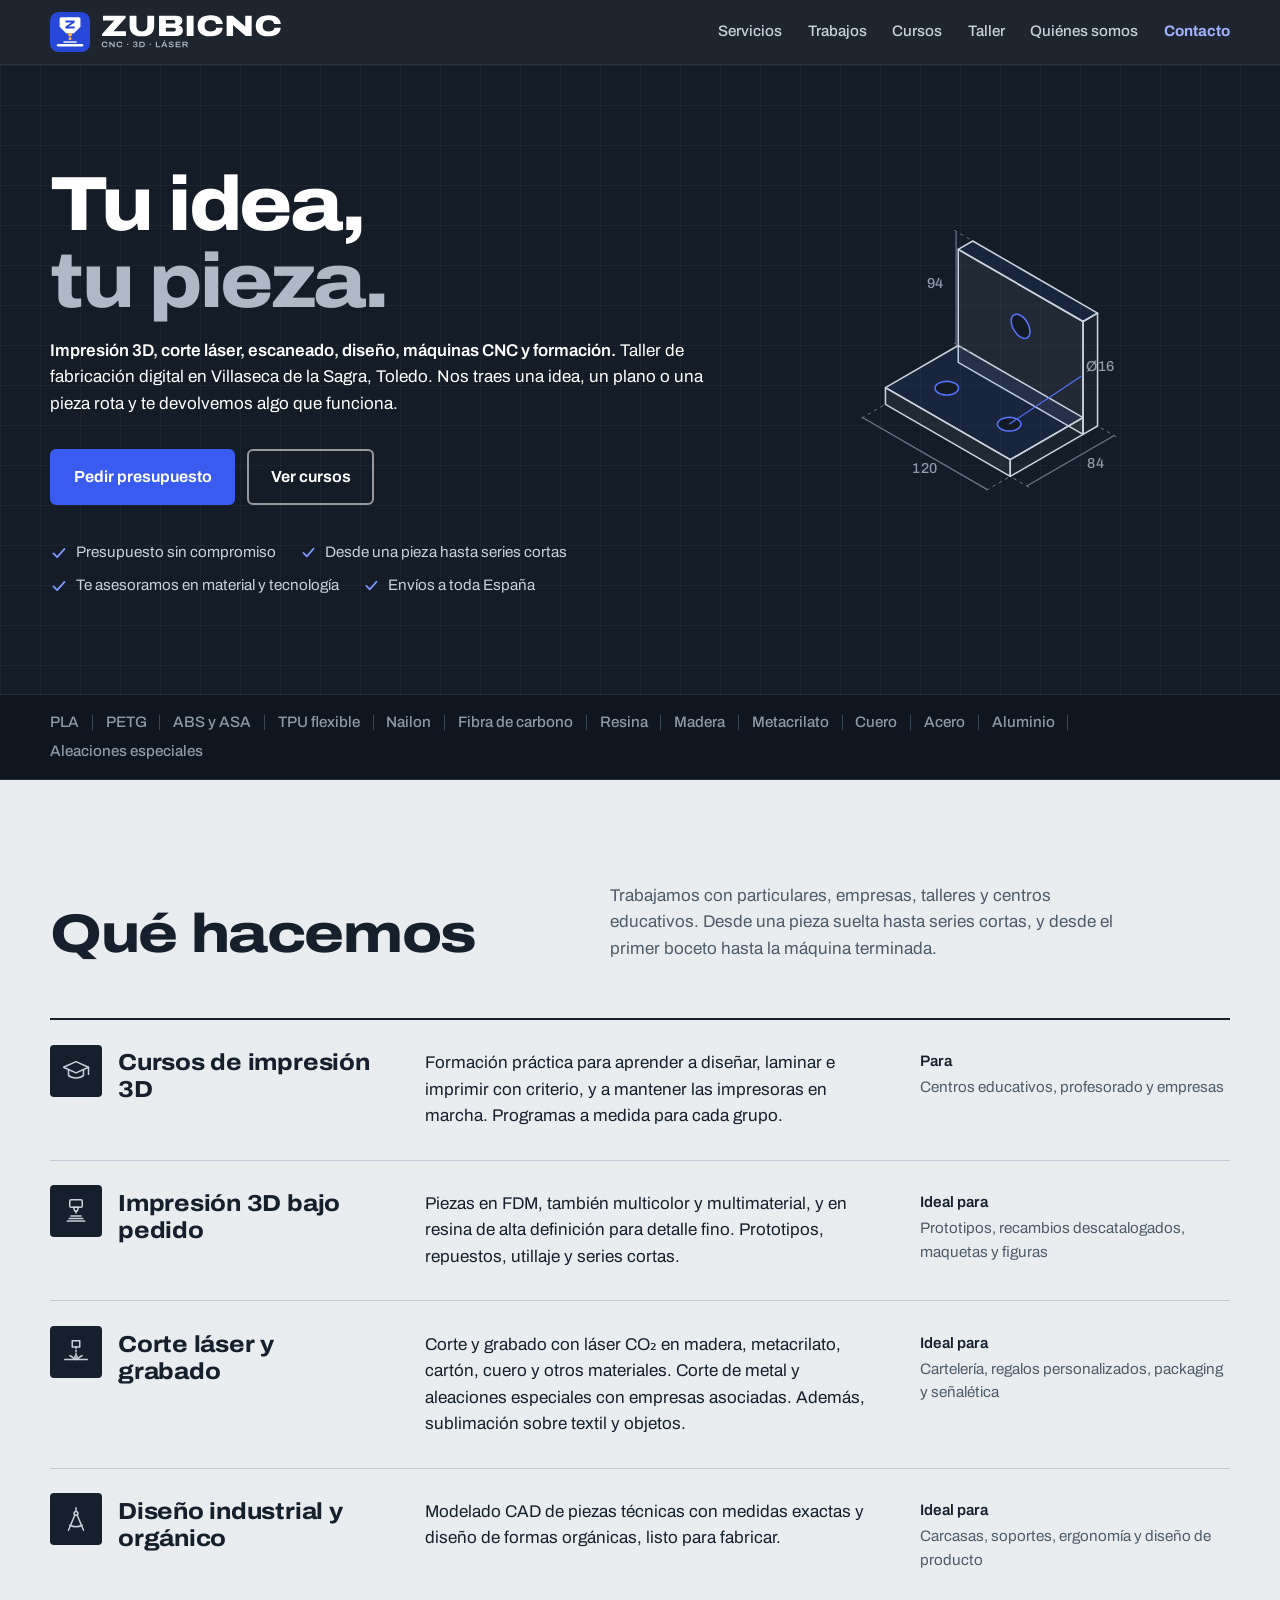
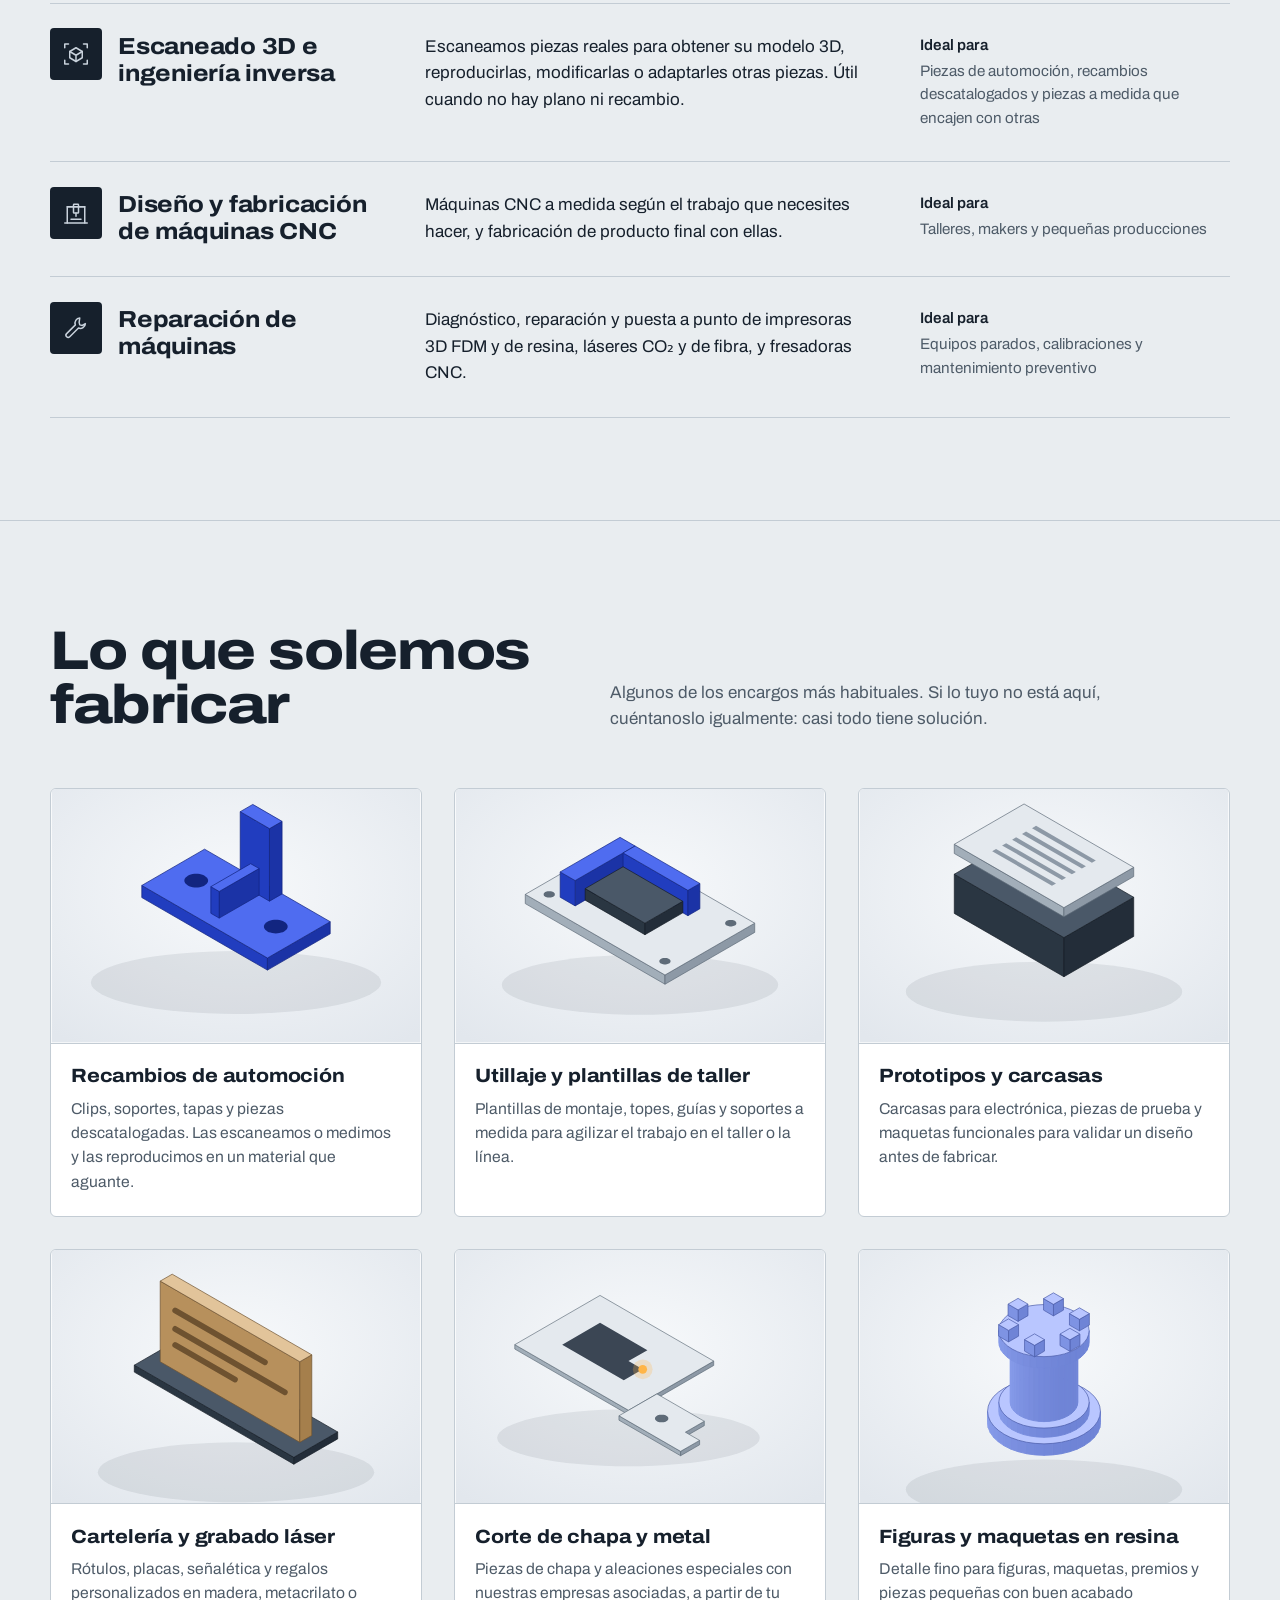
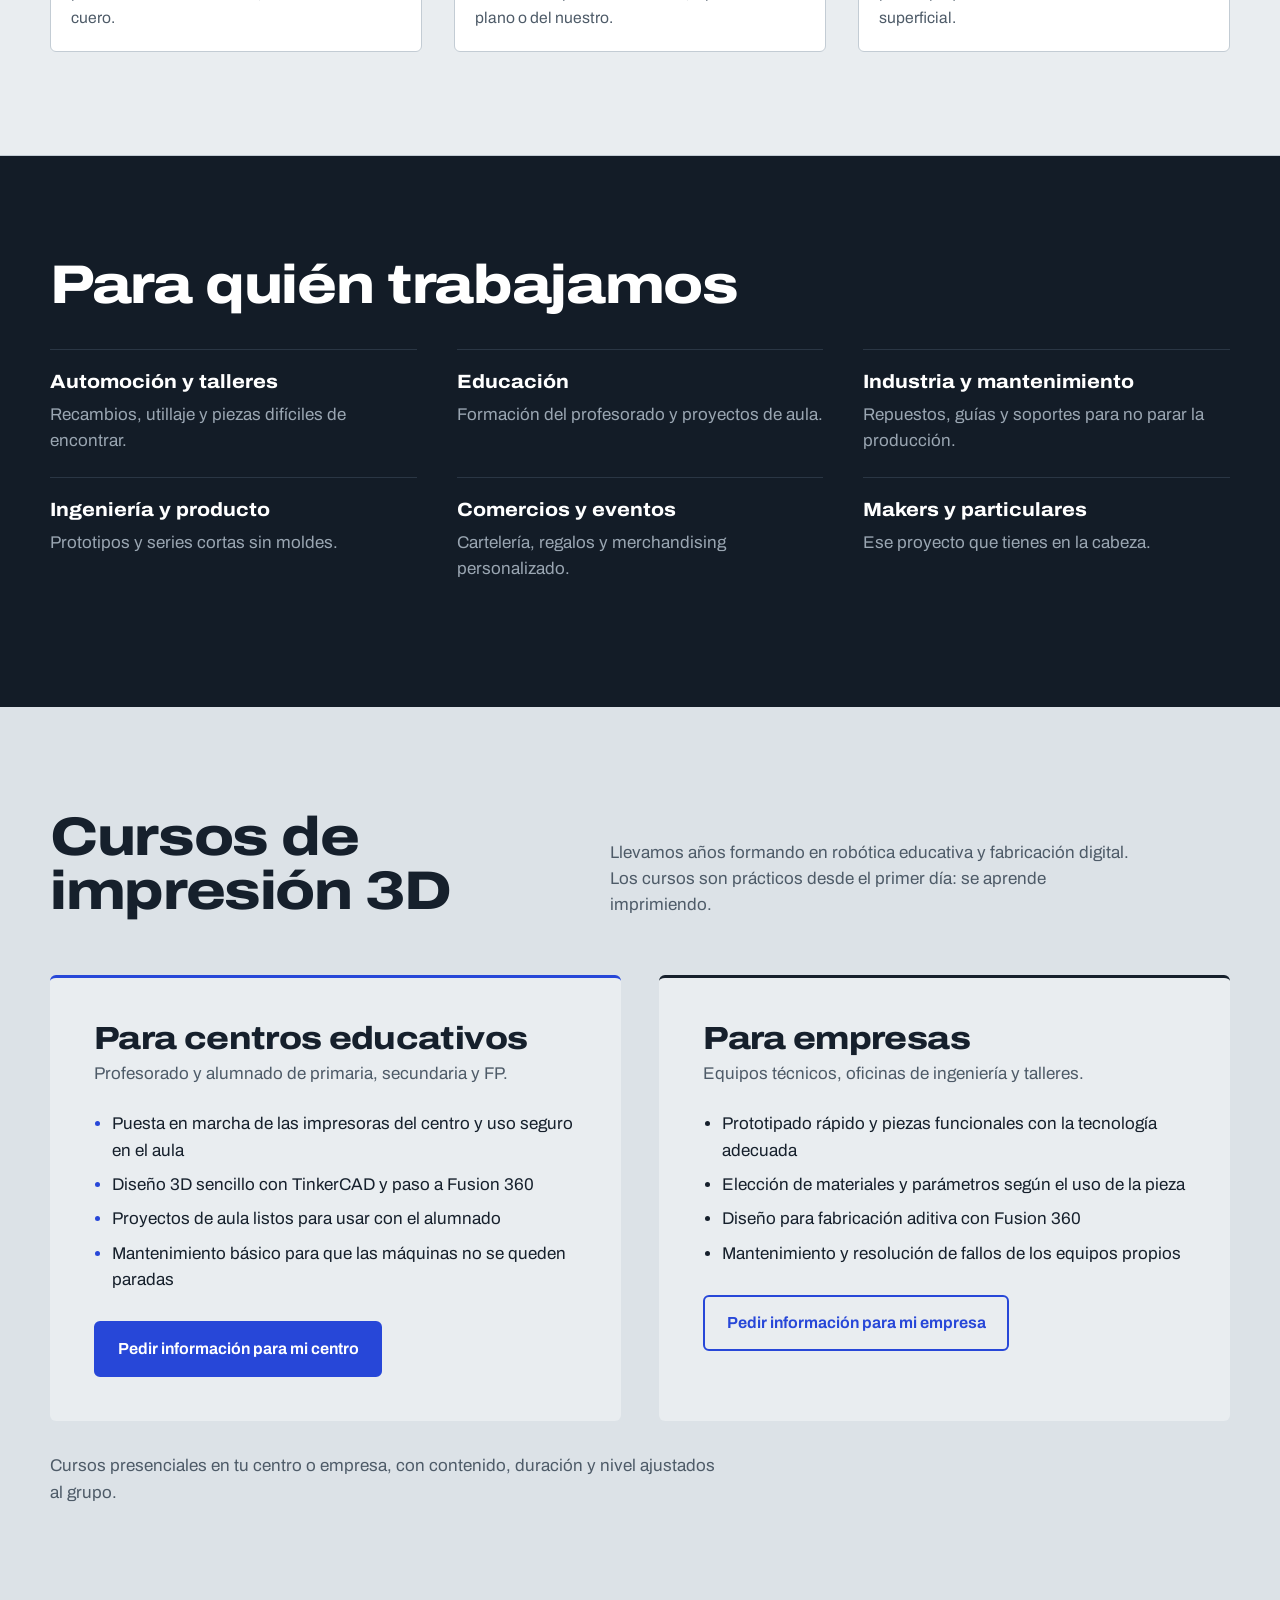
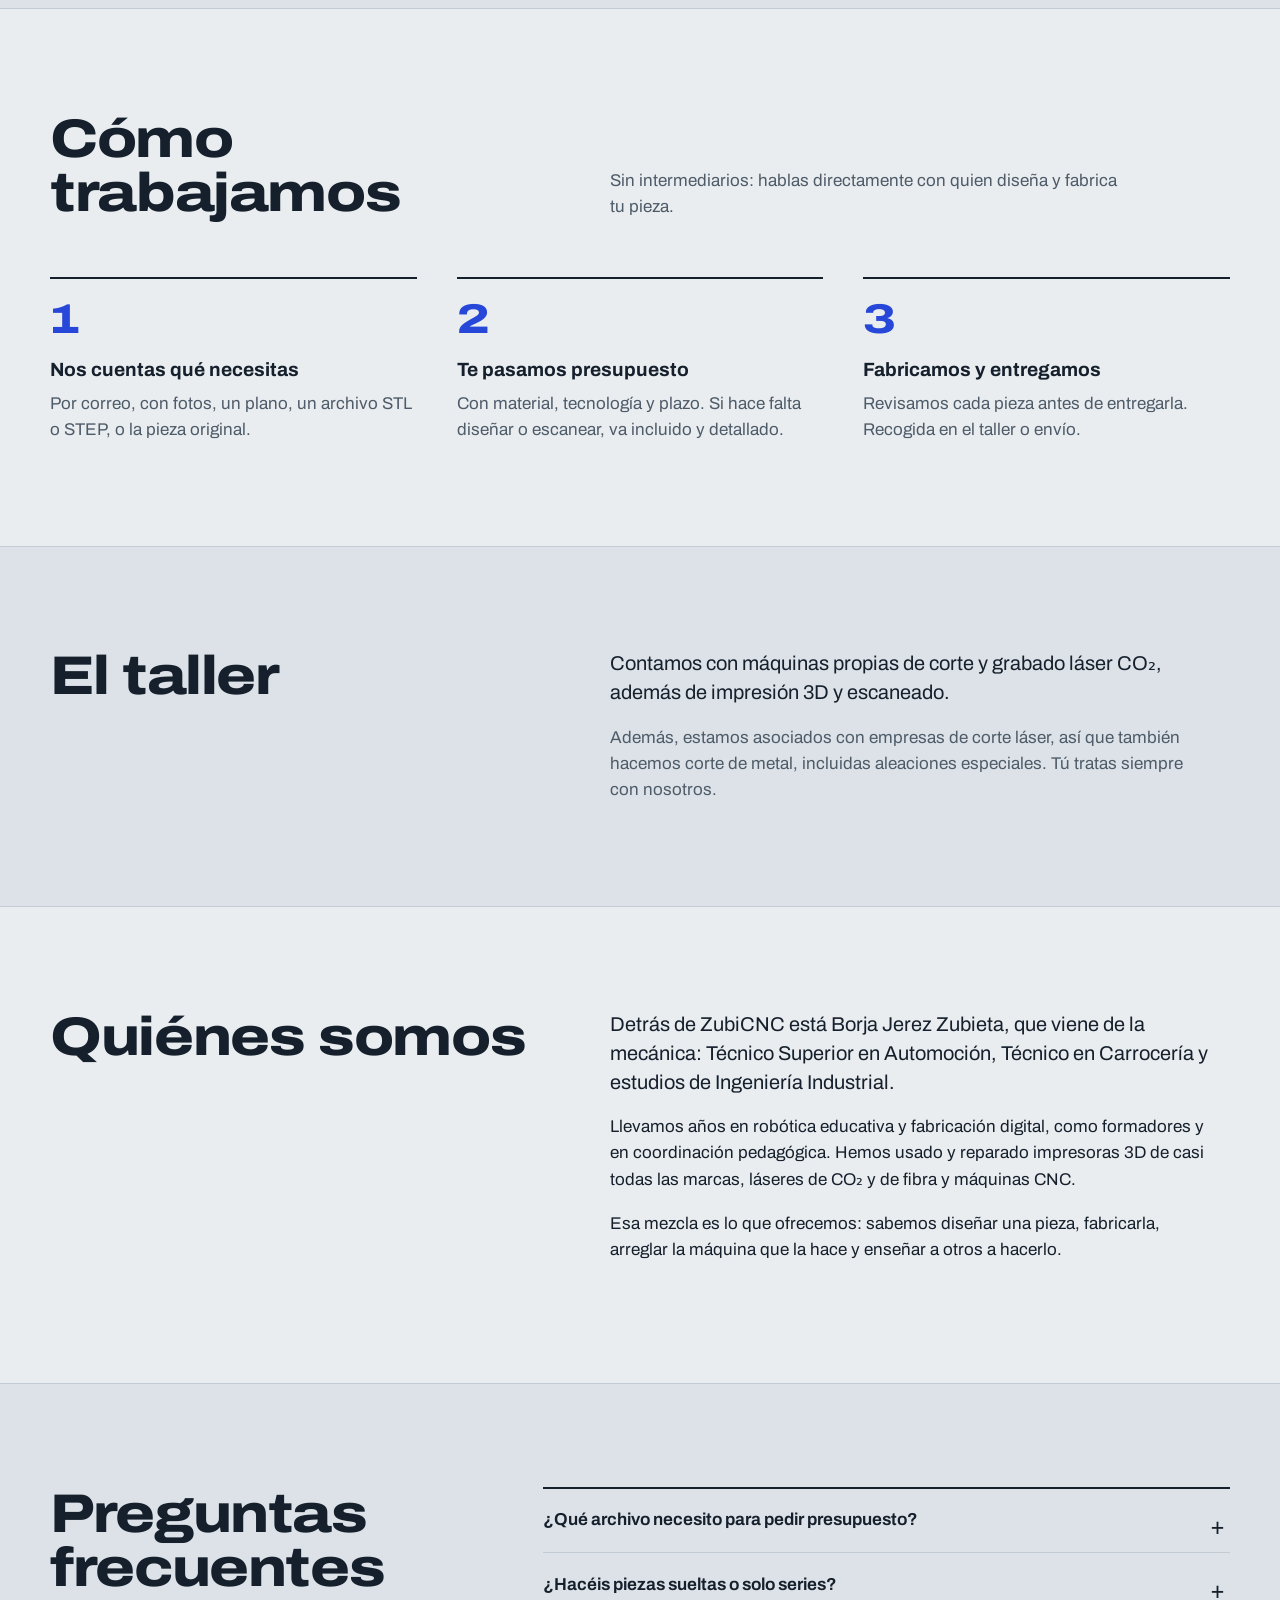
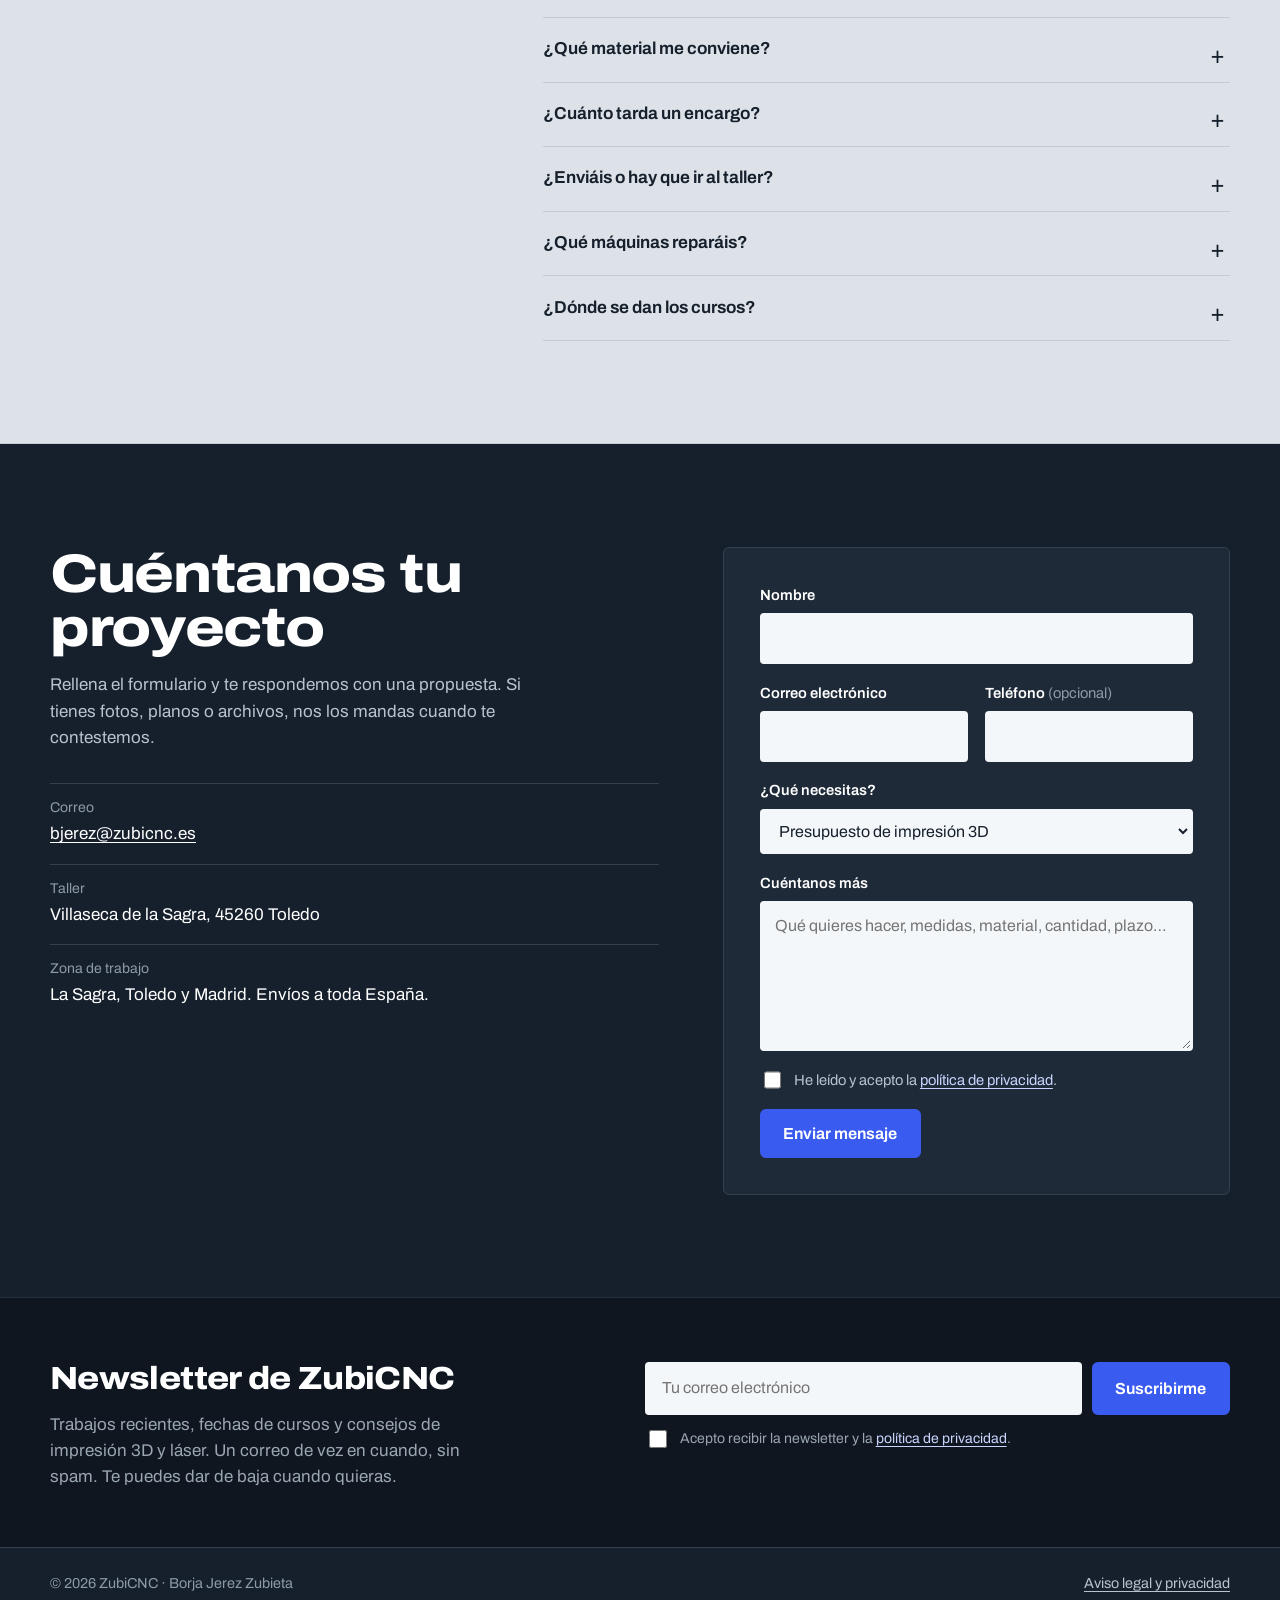
<file: index.html>
<!DOCTYPE html>
<html lang="es">
<head>
  <meta charset="utf-8">
  <meta name="viewport" content="width=device-width, initial-scale=1">
  <title>ZubiCNC · Impresión 3D, corte láser, diseño y cursos en Toledo</title>
  <meta name="description" content="Taller de fabricación digital en Villaseca de la Sagra (Toledo). Cursos de impresión 3D para centros educativos y empresas, impresión 3D y corte láser bajo pedido, escaneado 3D e ingeniería inversa, diseño industrial y orgánico, máquinas CNC a medida y reparación.">
  <link rel="canonical" href="https://zubicnc.es/">
  <link rel="icon" href="img/favicon-32.png" sizes="32x32" type="image/png">
  <link rel="icon" href="img/favicon-64.png" sizes="64x64" type="image/png">
  <link rel="apple-touch-icon" href="img/apple-touch-icon.png">
  <link rel="preload" href="fonts/archivo.woff2" as="font" type="font/woff2" crossorigin>
  <meta property="og:type" content="website">
  <meta property="og:title" content="ZubiCNC · Tu idea, tu pieza">
  <meta property="og:description" content="Impresión 3D, corte láser, diseño, máquinas CNC, reparación y cursos. Villaseca de la Sagra, Toledo.">
  <meta property="og:url" content="https://zubicnc.es/">
  <meta property="og:locale" content="es_ES">
  <meta name="theme-color" content="#16202C">
  <link rel="stylesheet" href="style.css">
  <script type="application/ld+json">
  {
    "@context": "https://schema.org",
    "@type": "LocalBusiness",
    "name": "ZubiCNC",
    "url": "https://zubicnc.es/",
    "email": "bjerez@zubicnc.es",
    "founder": "Borja Jerez Zubieta",
    "address": {
      "@type": "PostalAddress",
      "addressLocality": "Villaseca de la Sagra",
      "postalCode": "45260",
      "addressRegion": "Toledo",
      "addressCountry": "ES"
    },
    "description": "Impresión 3D, corte láser, diseño industrial y orgánico, máquinas CNC, reparación de equipos y cursos de impresión 3D."
  }
  </script>
</head>
<body>

<header class="cabecera">
  <div class="envoltura">
    <a class="marca" href="#inicio" aria-label="Inicio">
      <img src="img/zubicnc-logo-oscuro.svg" width="231" height="40" alt="ZubiCNC">
    </a>
    <nav class="nav" aria-label="Principal">
      <a href="#servicios">Servicios</a>
      <a href="#trabajos">Trabajos</a>
      <a href="#cursos">Cursos</a>
      <a href="#taller">Taller</a>
      <a href="#equipo">Quiénes somos</a>
      <a class="nav-contacto" href="#contacto">Contacto</a>
    </nav>
  </div>
</header>

<main id="inicio">

  <section class="portada">
    <div class="envoltura portada-rejilla">
      <div class="portada-texto">
        <h1 class="titular">
          <span class="capa">Tu idea,</span>
          <span class="capa">tu pieza.</span>
        </h1>
        <p class="entradilla">
          <strong>Impresión 3D, corte láser, escaneado, diseño, máquinas CNC y formación.</strong>
          Taller de fabricación digital en Villaseca de la Sagra, Toledo. Nos traes una idea, un plano o una pieza rota y te devolvemos algo que funciona.
        </p>
        <div class="acciones">
          <a class="boton boton-lleno" href="#contacto">Pedir presupuesto</a>
          <a class="boton boton-claro" href="#cursos">Ver cursos</a>
        </div>
        <ul class="ventajas">
          <li>Presupuesto sin compromiso</li>
          <li>Desde una pieza hasta series cortas</li>
          <li>Te asesoramos en material y tecnología</li>
          <li>Envíos a toda España</li>
        </ul>
      </div>
      <div class="portada-plano"><svg class="plano" viewBox="-163 -124 377 296" role="img" aria-label="Dibujo técnico de un soporte en escuadra con sus cotas">
<style>.c1{fill:rgba(85,116,255,.10);stroke:#C9D2DC;stroke-width:1.3;stroke-linejoin:round}.c2{fill:rgba(255,255,255,.03);stroke:#C9D2DC;stroke-width:1.3;stroke-linejoin:round}.c3{fill:rgba(255,255,255,.06);stroke:#C9D2DC;stroke-width:1.3;stroke-linejoin:round}.h{fill:#121A24;stroke:#5574FF;stroke-width:1.3}.d{stroke:#6B7A8C;stroke-width:1}.e{stroke:#6B7A8C;stroke-width:.8;stroke-dasharray:3 3}.a{stroke:#5574FF;stroke-width:1}text{fill:#8E9AA7;font:500 12px Archivo,system-ui,sans-serif;letter-spacing:.04em}</style>
<polygon points="0.0,-94.0 103.9,-34.0 91.8,-27.0 -12.1,-87.0" class="c1"/><polygon points="103.9,60.0 91.8,67.0 91.8,-27.0 103.9,-34.0" class="c2"/><polygon points="-12.1,7.0 91.8,67.0 91.8,-27.0 -12.1,-87.0" class="c3"/><polygon points="-12.1,-7.0 91.8,53.0 31.2,88.0 -72.7,28.0" class="c1"/><polygon points="91.8,67.0 31.2,102.0 31.2,88.0 91.8,53.0" class="c2"/><polygon points="-72.7,42.0 31.2,102.0 31.2,88.0 -72.7,28.0" class="c3"/><polygon points="-14.7,32.5 -15.9,33.1 -17.2,33.5 -18.6,33.9 -20.1,34.1 -21.7,34.2 -23.2,34.1 -24.7,33.9 -26.1,33.5 -27.4,33.1 -28.6,32.5 -29.6,31.8 -30.4,31.1 -31.0,30.2 -31.3,29.4 -31.4,28.5 -31.3,27.6 -31.0,26.8 -30.4,25.9 -29.6,25.2 -28.6,24.5 -27.4,23.9 -26.1,23.5 -24.7,23.1 -23.2,22.9 -21.7,22.8 -20.1,22.9 -18.6,23.1 -17.2,23.5 -15.9,23.9 -14.7,24.5 -13.7,25.2 -12.9,25.9 -12.3,26.8 -12.0,27.6 -11.9,28.5 -12.0,29.4 -12.3,30.2 -12.9,31.1 -13.7,31.8" class="h"/><polygon points="37.2,62.5 36.1,63.1 34.8,63.5 33.3,63.9 31.8,64.1 30.3,64.2 28.8,64.1 27.3,63.9 25.9,63.5 24.6,63.1 23.4,62.5 22.4,61.8 21.6,61.1 21.0,60.2 20.6,59.4 20.5,58.5 20.6,57.6 21.0,56.8 21.6,55.9 22.4,55.2 23.4,54.5 24.6,53.9 25.9,53.5 27.3,53.1 28.8,52.9 30.3,52.8 31.8,52.9 33.3,53.1 34.8,53.5 36.1,53.9 37.2,54.5 38.2,55.2 39.0,55.9 39.6,56.8 40.0,57.6 40.1,58.5 40.0,59.4 39.6,60.2 39.0,61.1 38.2,61.8" class="h"/><polygon points="47.6,-18.5 47.5,-20.0 47.2,-21.5 46.8,-23.1 46.1,-24.6 45.3,-26.2 44.4,-27.6 43.4,-29.0 42.2,-30.2 41.1,-31.2 39.8,-32.0 38.6,-32.6 37.4,-33.0 36.3,-33.1 35.3,-32.9 34.3,-32.5 33.5,-31.9 32.9,-31.1 32.4,-30.1 32.1,-28.9 32.0,-27.5 32.1,-26.0 32.4,-24.5 32.9,-22.9 33.5,-21.4 34.3,-19.8 35.3,-18.4 36.3,-17.0 37.4,-15.8 38.6,-14.8 39.8,-14.0 41.1,-13.4 42.2,-13.0 43.4,-12.9 44.4,-13.1 45.3,-13.5 46.1,-14.1 46.8,-14.9 47.2,-15.9 47.5,-17.1" class="h"/>
<line x1="-74.5" y1="43.0" x2="-95.3" y2="55.0" class="e"/><line x1="29.4" y1="103.0" x2="8.7" y2="115.0" class="e"/><line x1="-91.8" y1="53.0" x2="12.1" y2="113.0" class="d"/><text x="-39.8" y="99.0" text-anchor="middle">120</text><line x1="-2.6" y1="-1.5" x2="-17.3" y2="-10.0" class="e"/><line x1="-2.6" y1="-95.5" x2="-17.3" y2="-104.0" class="e"/><line x1="-13.9" y1="-8.0" x2="-13.9" y2="-102.0" class="d"/><text x="-23.9" y="-55.0" text-anchor="end">94</text><line x1="106.5" y1="61.5" x2="121.2" y2="70.0" class="e"/><line x1="33.8" y1="103.5" x2="48.5" y2="112.0" class="e"/><line x1="117.8" y1="68.0" x2="45.0" y2="110.0" class="d"/><text x="95.4" y="95.0" text-anchor="start">84</text><line x1="30.3" y1="58.5" x2="90.3" y2="18.5" class="a"/><text x="94.3" y="14.5" text-anchor="start">Ø16</text>
</svg></div>
    </div>
  </section>

  <div class="materiales" aria-label="Materiales con los que trabajo">
    <div class="envoltura">
      <ul>
        <li>PLA</li><li>PETG</li><li>ABS y ASA</li><li>TPU flexible</li><li>Nailon</li><li>Fibra de carbono</li><li>Resina</li><li>Madera</li><li>Metacrilato</li><li>Cuero</li><li>Acero</li><li>Aluminio</li><li>Aleaciones especiales</li>
      </ul>
    </div>
  </div>

  <section class="seccion" id="servicios" aria-labelledby="t-servicios">
    <div class="envoltura">
      <div class="cabeza-seccion">
        <h2 id="t-servicios">Qué hacemos</h2>
        <p>Trabajamos con particulares, empresas, talleres y centros educativos. Desde una pieza suelta hasta series cortas, y desde el primer boceto hasta la máquina terminada.</p>
      </div>
      <ul class="servicios">
        <li class="servicio">
          <div class="servicio-titulo"><span class="icono" aria-hidden="true"><svg viewBox="0 0 48 48" fill="none" stroke="currentColor" stroke-width="2.4" stroke-linecap="round" stroke-linejoin="round"><path d="M4 18 24 9l20 9-20 9z"/><path d="M12 22v9c3 3 7.5 4 12 4s9-1 12-4v-9"/><path d="M44 18v11"/></svg></span><h3>Cursos de impresión 3D</h3></div>
          <p>Formación práctica para aprender a diseñar, laminar e imprimir con criterio, y a mantener las impresoras en marcha. Programas a medida para cada grupo.</p>
          <p class="para"><b>Para</b>Centros educativos, profesorado y empresas</p>
        </li>
        <li class="servicio">
          <div class="servicio-titulo"><span class="icono" aria-hidden="true"><svg viewBox="0 0 48 48" fill="none" stroke="currentColor" stroke-width="2.4" stroke-linecap="round" stroke-linejoin="round"><rect x="14" y="6" width="20" height="12" rx="2"/><path d="M20 18h8l-2 6h-4z"/><path d="M24 24v3"/><path d="M10 40h28M13 36h22M16 32h16"/></svg></span><h3>Impresión 3D bajo pedido</h3></div>
          <p>Piezas en FDM, también multicolor y multimaterial, y en resina de alta definición para detalle fino. Prototipos, repuestos, utillaje y series cortas.</p>
          <p class="para"><b>Ideal para</b>Prototipos, recambios descatalogados, maquetas y figuras</p>
        </li>
        <li class="servicio">
          <div class="servicio-titulo"><span class="icono" aria-hidden="true"><svg viewBox="0 0 48 48" fill="none" stroke="currentColor" stroke-width="2.4" stroke-linecap="round" stroke-linejoin="round"><path d="M18 6h12v10H18z"/><path d="M24 16v14" stroke-dasharray="2 3"/><path d="M6 36h36"/><path d="M14 30c4 0 6 6 10 6s6-6 10-6"/><circle cx="24" cy="32" r="2"/></svg></span><h3>Corte láser y grabado</h3></div>
          <p>Corte y grabado con láser CO₂ en madera, metacrilato, cartón, cuero y otros materiales. Corte de metal y aleaciones especiales con empresas asociadas. Además, sublimación sobre textil y objetos.</p>
          <p class="para"><b>Ideal para</b>Cartelería, regalos personalizados, packaging y señalética</p>
        </li>
        <li class="servicio">
          <div class="servicio-titulo"><span class="icono" aria-hidden="true"><svg viewBox="0 0 48 48" fill="none" stroke="currentColor" stroke-width="2.4" stroke-linecap="round" stroke-linejoin="round"><path d="M24 6v6"/><circle cx="24" cy="15" r="3"/><path d="m22 18-10 24M26 18l10 24"/><path d="M14 34c6 3 14 3 20 0"/></svg></span><h3>Diseño industrial y orgánico</h3></div>
          <p>Modelado CAD de piezas técnicas con medidas exactas y diseño de formas orgánicas, listo para fabricar.</p>
          <p class="para"><b>Ideal para</b>Carcasas, soportes, ergonomía y diseño de producto</p>
        </li>
        <li class="servicio">
          <div class="servicio-titulo"><span class="icono" aria-hidden="true"><svg viewBox="0 0 48 48" fill="none" stroke="currentColor" stroke-width="2.4" stroke-linecap="round" stroke-linejoin="round"><path d="M6 14V8h6M36 8h6v6M42 34v6h-6M12 40H6v-6"/><path d="M24 14 34 20v10l-10 6-10-6V20z"/><path d="m14 20 10 6 10-6M24 26v10"/></svg></span><h3>Escaneado 3D e ingeniería inversa</h3></div>
          <p>Escaneamos piezas reales para obtener su modelo 3D, reproducirlas, modificarlas o adaptarles otras piezas. Útil cuando no hay plano ni recambio.</p>
          <p class="para"><b>Ideal para</b>Piezas de automoción, recambios descatalogados y piezas a medida que encajen con otras</p>
        </li>
        <li class="servicio">
          <div class="servicio-titulo"><span class="icono" aria-hidden="true"><svg viewBox="0 0 48 48" fill="none" stroke="currentColor" stroke-width="2.4" stroke-linecap="round" stroke-linejoin="round"><path d="M6 40h36"/><path d="M10 40V14h28v26"/><path d="M10 14h28"/><rect x="20" y="10" width="8" height="14" rx="1"/><path d="M24 24v5"/><path d="M16 34h16"/></svg></span><h3>Diseño y fabricación de máquinas CNC</h3></div>
          <p>Máquinas CNC a medida según el trabajo que necesites hacer, y fabricación de producto final con ellas.</p>
          <p class="para"><b>Ideal para</b>Talleres, makers y pequeñas producciones</p>
        </li>
        <li class="servicio">
          <div class="servicio-titulo"><span class="icono" aria-hidden="true"><svg viewBox="0 0 48 48" fill="none" stroke="currentColor" stroke-width="2.4" stroke-linecap="round" stroke-linejoin="round"><path d="M30 8a8 8 0 0 0-7 11L9 33a3.5 3.5 0 0 0 5 5l14-14a8 8 0 0 0 11-7l-5 3-4-1-1-4z"/></svg></span><h3>Reparación de máquinas</h3></div>
          <p>Diagnóstico, reparación y puesta a punto de impresoras 3D FDM y de resina, láseres CO₂ y de fibra, y fresadoras CNC.</p>
          <p class="para"><b>Ideal para</b>Equipos parados, calibraciones y mantenimiento preventivo</p>
        </li>
      </ul>
    </div>
  </section>


  <section class="seccion" id="trabajos" aria-labelledby="t-trabajos">
    <div class="envoltura">
      <div class="cabeza-seccion">
        <h2 id="t-trabajos">Lo que solemos fabricar</h2>
        <p>Algunos de los encargos más habituales. Si lo tuyo no está aquí, cuéntanoslo igualmente: casi todo tiene solución.</p>
      </div>
      <ul class="ejemplos">
        <li class="ejemplo">
          <svg viewBox="0 0 320 220" aria-hidden="true"><defs><radialGradient id="g139700841760816" cx="50%" cy="40%" r="75%"><stop offset="0" stop-color="#F7F9FB"/><stop offset="1" stop-color="#E2E7ED"/></radialGradient></defs><rect width="320" height="220" fill="url(#g139700841760816)"/><ellipse cx="160" cy="168" rx="126.0" ry="27.3" fill="#16202C" opacity=".08"/><g transform="translate(160 110) scale(1.05)"><polygon points="26.0,45.0 -77.9,-15.0 -77.9,-25.0 26.0,35.0" fill="#213dbf" stroke="#122580" stroke-width="0.6" stroke-linejoin="round"/><polygon points="77.9,15.0 26.0,45.0 26.0,35.0 77.9,5.0" fill="#1b33a6" stroke="#122580" stroke-width="0.6" stroke-linejoin="round"/><polygon points="-26.0,-55.0 77.9,5.0 26.0,35.0 -77.9,-25.0" fill="#4F6CF0" stroke="#122580" stroke-width=".6" stroke-linejoin="round"/><polygon points="-26.0,-25.0 -27.1,-24.4 -28.5,-24.0 -29.9,-23.6 -31.4,-23.4 -32.9,-23.3 -34.4,-23.4 -35.9,-23.6 -37.4,-24.0 -38.7,-24.4 -39.8,-25.0 -40.8,-25.7 -41.6,-26.4 -42.2,-27.3 -42.6,-28.1 -42.7,-29.0 -42.6,-29.9 -42.2,-30.7 -41.6,-31.6 -40.8,-32.3 -39.8,-33.0 -38.7,-33.6 -37.4,-34.0 -35.9,-34.4 -34.4,-34.6 -32.9,-34.7 -31.4,-34.6 -29.9,-34.4 -28.5,-34.0 -27.1,-33.6 -26.0,-33.0 -25.0,-32.3 -24.2,-31.6 -23.6,-30.7 -23.2,-29.9 -23.1,-29.0 -23.2,-28.1 -23.6,-27.3 -24.2,-26.4 -25.0,-25.7" fill="#122580"/><polygon points="39.8,13.0 38.7,13.6 37.4,14.0 35.9,14.4 34.4,14.6 32.9,14.7 31.4,14.6 29.9,14.4 28.5,14.0 27.1,13.6 26.0,13.0 25.0,12.3 24.2,11.6 23.6,10.7 23.2,9.9 23.1,9.0 23.2,8.1 23.6,7.3 24.2,6.4 25.0,5.7 26.0,5.0 27.1,4.4 28.5,4.0 29.9,3.6 31.4,3.4 32.9,3.3 34.4,3.4 35.9,3.6 37.4,4.0 38.7,4.4 39.8,5.0 40.8,5.7 41.6,6.4 42.2,7.3 42.6,8.1 42.7,9.0 42.6,9.9 42.2,10.7 41.6,11.6 40.8,12.3" fill="#122580"/><polygon points="27.7,-12.0 3.5,-26.0 3.5,-86.0 27.7,-72.0" fill="#213dbf" stroke="#122580" stroke-width="0.6" stroke-linejoin="round"/><polygon points="38.1,-18.0 27.7,-12.0 27.7,-72.0 38.1,-78.0" fill="#1b33a6" stroke="#122580" stroke-width="0.6" stroke-linejoin="round"/><polygon points="13.9,-92.0 38.1,-78.0 27.7,-72.0 3.5,-86.0" fill="#4F6CF0" stroke="#122580" stroke-width=".6" stroke-linejoin="round"/><polygon points="19.1,-17.0 -13.9,2.0 -13.9,-20.0 19.1,-39.0" fill="#1b33a6" stroke="#122580" stroke-width="0.6" stroke-linejoin="round"/><polygon points="-13.9,2.0 -20.8,-2.0 -20.8,-24.0 -13.9,-20.0" fill="#213dbf" stroke="#122580" stroke-width="0.6" stroke-linejoin="round"/><polygon points="12.1,-43.0 19.1,-39.0 -13.9,-20.0 -20.8,-24.0" fill="#4F6CF0" stroke="#122580" stroke-width=".6" stroke-linejoin="round"/></g></svg>
          <h3>Recambios de automoción</h3>
          <p>Clips, soportes, tapas y piezas descatalogadas. Las escaneamos o medimos y las reproducimos en un material que aguante.</p>
        </li>
        <li class="ejemplo">
          <svg viewBox="0 0 320 220" aria-hidden="true"><defs><radialGradient id="g139700841478928" cx="50%" cy="40%" r="75%"><stop offset="0" stop-color="#F7F9FB"/><stop offset="1" stop-color="#E2E7ED"/></radialGradient></defs><rect width="320" height="220" fill="url(#g139700841478928)"/><ellipse cx="160" cy="170" rx="120.0" ry="26.0" fill="#16202C" opacity=".08"/><g transform="translate(160 112) scale(1.0)"><polygon points="21.7,57.5 -99.6,-12.5 -99.6,-20.5 21.7,49.5" fill="#a2aeb9" stroke="#5E6B78" stroke-width="0.6" stroke-linejoin="round"/><polygon points="99.6,12.5 21.7,57.5 21.7,49.5 99.6,4.5" fill="#8d99a6" stroke="#5E6B78" stroke-width="0.6" stroke-linejoin="round"/><polygon points="-21.7,-65.5 99.6,4.5 21.7,49.5 -99.6,-20.5" fill="#E4E9EE" stroke="#5E6B78" stroke-width=".6" stroke-linejoin="round"/><polygon points="-18.2,-51.5 -18.8,-51.2 -19.4,-51.0 -20.1,-50.8 -20.9,-50.7 -21.7,-50.7 -22.4,-50.7 -23.2,-50.8 -23.9,-51.0 -24.5,-51.2 -25.1,-51.5 -25.6,-51.8 -26.0,-52.2 -26.3,-52.6 -26.5,-53.1 -26.5,-53.5 -26.5,-53.9 -26.3,-54.4 -26.0,-54.8 -25.6,-55.2 -25.1,-55.5 -24.5,-55.8 -23.9,-56.0 -23.2,-56.2 -22.4,-56.3 -21.7,-56.3 -20.9,-56.3 -20.1,-56.2 -19.4,-56.0 -18.8,-55.8 -18.2,-55.5 -17.7,-55.2 -17.3,-54.8 -17.0,-54.4 -16.8,-53.9 -16.8,-53.5 -16.8,-53.1 -17.0,-52.6 -17.3,-52.2 -17.7,-51.8" fill="#5E6B78"/><polygon points="82.3,6.5 81.7,6.8 81.0,7.0 80.3,7.2 79.6,7.3 78.8,7.3 78.0,7.3 77.3,7.2 76.6,7.0 75.9,6.8 75.3,6.5 74.8,6.2 74.4,5.8 74.1,5.4 74.0,4.9 73.9,4.5 74.0,4.1 74.1,3.6 74.4,3.2 74.8,2.8 75.3,2.5 75.9,2.2 76.6,2.0 77.3,1.8 78.0,1.7 78.8,1.7 79.6,1.7 80.3,1.8 81.0,2.0 81.7,2.2 82.3,2.5 82.8,2.8 83.2,3.2 83.5,3.6 83.6,4.1 83.7,4.5 83.6,4.9 83.5,5.4 83.2,5.8 82.8,6.2" fill="#5E6B78"/><polygon points="-75.3,-18.5 -75.9,-18.2 -76.6,-18.0 -77.3,-17.8 -78.0,-17.7 -78.8,-17.7 -79.6,-17.7 -80.3,-17.8 -81.0,-18.0 -81.7,-18.2 -82.3,-18.5 -82.8,-18.8 -83.2,-19.2 -83.5,-19.6 -83.6,-20.1 -83.7,-20.5 -83.6,-20.9 -83.5,-21.4 -83.2,-21.8 -82.8,-22.2 -82.3,-22.5 -81.7,-22.8 -81.0,-23.0 -80.3,-23.2 -79.6,-23.3 -78.8,-23.3 -78.0,-23.3 -77.3,-23.2 -76.6,-23.0 -75.9,-22.8 -75.3,-22.5 -74.8,-22.2 -74.4,-21.8 -74.1,-21.4 -74.0,-20.9 -73.9,-20.5 -74.0,-20.1 -74.1,-19.6 -74.4,-19.2 -74.8,-18.8" fill="#5E6B78"/><polygon points="25.1,39.5 24.5,39.8 23.9,40.0 23.2,40.2 22.4,40.3 21.7,40.3 20.9,40.3 20.1,40.2 19.4,40.0 18.8,39.8 18.2,39.5 17.7,39.2 17.3,38.8 17.0,38.4 16.8,37.9 16.8,37.5 16.8,37.1 17.0,36.6 17.3,36.2 17.7,35.8 18.2,35.5 18.8,35.2 19.4,35.0 20.1,34.8 20.9,34.7 21.7,34.7 22.4,34.7 23.2,34.8 23.9,35.0 24.5,35.2 25.1,35.5 25.6,35.8 26.0,36.2 26.3,36.6 26.5,37.1 26.5,37.5 26.5,37.9 26.3,38.4 26.0,38.8 25.6,39.2" fill="#5E6B78"/><polygon points="-4.3,-40.5 -56.3,-10.5 -56.3,-32.5 -4.3,-62.5" fill="#1b33a6" stroke="#122580" stroke-width="0.6" stroke-linejoin="round"/><polygon points="-56.3,-10.5 -69.3,-18.0 -69.3,-40.0 -56.3,-32.5" fill="#213dbf" stroke="#122580" stroke-width="0.6" stroke-linejoin="round"/><polygon points="-17.3,-70.0 -4.3,-62.5 -56.3,-32.5 -69.3,-40.0" fill="#4F6CF0" stroke="#122580" stroke-width=".6" stroke-linejoin="round"/><polygon points="41.6,-2.0 -14.7,-34.5 -14.7,-56.5 41.6,-24.0" fill="#213dbf" stroke="#122580" stroke-width="0.6" stroke-linejoin="round"/><polygon points="52.0,-8.0 41.6,-2.0 41.6,-24.0 52.0,-30.0" fill="#1b33a6" stroke="#122580" stroke-width="0.6" stroke-linejoin="round"/><polygon points="-4.3,-62.5 52.0,-30.0 41.6,-24.0 -14.7,-56.5" fill="#4F6CF0" stroke="#122580" stroke-width=".6" stroke-linejoin="round"/><polygon points="4.3,14.5 -47.6,-15.5 -47.6,-25.5 4.3,4.5" fill="#2a3642" stroke="#151C25" stroke-width="0.6" stroke-linejoin="round"/><polygon points="37.2,-4.5 4.3,14.5 4.3,4.5 37.2,-14.5" fill="#232d39" stroke="#151C25" stroke-width="0.6" stroke-linejoin="round"/><polygon points="-14.7,-44.5 37.2,-14.5 4.3,4.5 -47.6,-25.5" fill="#4A5868" stroke="#151C25" stroke-width=".6" stroke-linejoin="round"/></g></svg>
          <h3>Utillaje y plantillas de taller</h3>
          <p>Plantillas de montaje, topes, guías y soportes a medida para agilizar el trabajo en el taller o la línea.</p>
        </li>
        <li class="ejemplo">
          <svg viewBox="0 0 320 220" aria-hidden="true"><defs><radialGradient id="g139700841477328" cx="50%" cy="40%" r="75%"><stop offset="0" stop-color="#F7F9FB"/><stop offset="1" stop-color="#E2E7ED"/></radialGradient></defs><rect width="320" height="220" fill="url(#g139700841477328)"/><ellipse cx="160" cy="176" rx="120.0" ry="26.0" fill="#16202C" opacity=".08"/><g transform="translate(160 118) scale(1.0)"><polygon points="17.3,45.0 -77.9,-10.0 -77.9,-44.0 17.3,11.0" fill="#2a3642" stroke="#151C25" stroke-width="0.6" stroke-linejoin="round"/><polygon points="77.9,10.0 17.3,45.0 17.3,11.0 77.9,-24.0" fill="#232d39" stroke="#151C25" stroke-width="0.6" stroke-linejoin="round"/><polygon points="-17.3,-79.0 77.9,-24.0 17.3,11.0 -77.9,-44.0" fill="#4A5868" stroke="#151C25" stroke-width=".6" stroke-linejoin="round"/><polygon points="17.3,-7.0 -77.9,-62.0 -77.9,-70.0 17.3,-15.0" fill="#a2aeb9" stroke="#5E6B78" stroke-width="0.6" stroke-linejoin="round"/><polygon points="77.9,-42.0 17.3,-7.0 17.3,-15.0 77.9,-50.0" fill="#8d99a6" stroke="#5E6B78" stroke-width="0.6" stroke-linejoin="round"/><polygon points="-17.3,-105.0 77.9,-50.0 17.3,-15.0 -77.9,-70.0" fill="#E4E9EE" stroke="#5E6B78" stroke-width=".6" stroke-linejoin="round"/><polygon points="-6.9,-86.0 45.0,-56.0 41.6,-54.0 -10.4,-84.0" fill="#8D99A6"/><polygon points="-15.6,-81.0 36.4,-51.0 32.9,-49.0 -19.1,-79.0" fill="#8D99A6"/><polygon points="-24.2,-76.0 27.7,-46.0 24.2,-44.0 -27.7,-74.0" fill="#8D99A6"/><polygon points="-32.9,-71.0 19.1,-41.0 15.6,-39.0 -36.4,-69.0" fill="#8D99A6"/><polygon points="-41.6,-66.0 10.4,-36.0 6.9,-34.0 -45.0,-64.0" fill="#8D99A6"/></g></svg>
          <h3>Prototipos y carcasas</h3>
          <p>Carcasas para electrónica, piezas de prueba y maquetas funcionales para validar un diseño antes de fabricar.</p>
        </li>
        <li class="ejemplo">
          <svg viewBox="0 0 320 220" aria-hidden="true"><defs><radialGradient id="g139700842723968" cx="50%" cy="40%" r="75%"><stop offset="0" stop-color="#F7F9FB"/><stop offset="1" stop-color="#E2E7ED"/></radialGradient></defs><rect width="320" height="220" fill="url(#g139700842723968)"/><ellipse cx="160" cy="193" rx="120.0" ry="26.0" fill="#16202C" opacity=".08"/><g transform="translate(160 135) scale(1.0)"><polygon points="50.2,51.0 -88.3,-29.0 -88.3,-35.0 50.2,45.0" fill="#2a3642" stroke="#151C25" stroke-width="0.6" stroke-linejoin="round"/><polygon points="88.3,29.0 50.2,51.0 50.2,45.0 88.3,23.0" fill="#232d39" stroke="#151C25" stroke-width="0.6" stroke-linejoin="round"/><polygon points="-50.2,-57.0 88.3,23.0 50.2,45.0 -88.3,-35.0" fill="#4A5868" stroke="#151C25" stroke-width=".6" stroke-linejoin="round"/><polygon points="55.4,32.0 -65.8,-38.0 -65.8,-108.0 55.4,-38.0" fill="#b7905c" stroke="#6E5230" stroke-width="0.6" stroke-linejoin="round"/><polygon points="65.8,26.0 55.4,32.0 55.4,-38.0 65.8,-44.0" fill="#a57f4c" stroke="#6E5230" stroke-width="0.6" stroke-linejoin="round"/><polygon points="-55.4,-114.0 65.8,-44.0 55.4,-38.0 -65.8,-108.0" fill="#E2C49A" stroke="#6E5230" stroke-width=".6" stroke-linejoin="round"/><line x1="-52.8" y1="-82.5" x2="25.1" y2="-37.5" stroke="#6E5230" stroke-width="5" stroke-linecap="round"/><line x1="-52.8" y1="-66.5" x2="42.4" y2="-11.5" stroke="#6E5230" stroke-width="5" stroke-linecap="round"/><line x1="-52.8" y1="-52.5" x2="-0.9" y2="-22.5" stroke="#6E5230" stroke-width="5" stroke-linecap="round"/></g></svg>
          <h3>Cartelería y grabado láser</h3>
          <p>Rótulos, placas, señalética y regalos personalizados en madera, metacrilato o cuero.</p>
        </li>
        <li class="ejemplo">
          <svg viewBox="0 0 320 220" aria-hidden="true"><defs><radialGradient id="g139700841861056" cx="50%" cy="40%" r="75%"><stop offset="0" stop-color="#F7F9FB"/><stop offset="1" stop-color="#E2E7ED"/></radialGradient></defs><rect width="320" height="220" fill="url(#g139700841861056)"/><ellipse cx="150" cy="163" rx="114.0" ry="24.7" fill="#16202C" opacity=".08"/><g transform="translate(150 105) scale(0.95)"><polygon points="0.0,40.0 -103.9,-20.0 -103.9,-24.0 0.0,36.0" fill="#a2aeb9" stroke="#5E6B78" stroke-width="0.6" stroke-linejoin="round"/><polygon points="77.9,-5.0 0.0,40.0 0.0,36.0 77.9,-9.0" fill="#8d99a6" stroke="#5E6B78" stroke-width="0.6" stroke-linejoin="round"/><polygon points="-26.0,-69.0 77.9,-9.0 0.0,36.0 -103.9,-24.0" fill="#E4E9EE" stroke="#5E6B78" stroke-width=".6" stroke-linejoin="round"/><polygon points="69.3,50.0 52.0,60.0 52.0,56.0 69.3,46.0" fill="#8d99a6" stroke="#5E6B78" stroke-width="0.6" stroke-linejoin="round"/><polygon points="47.6,77.5 -8.7,45.0 -8.7,41.0 47.6,73.5" fill="#a2aeb9" stroke="#5E6B78" stroke-width="0.6" stroke-linejoin="round"/><polygon points="65.0,67.5 47.6,77.5 47.6,73.5 65.0,63.5" fill="#8d99a6" stroke="#5E6B78" stroke-width="0.6" stroke-linejoin="round"/><polygon points="26.0,21.0 69.3,46.0 52.0,56.0 65.0,63.5 47.6,73.5 -8.7,41.0" fill="#E4E9EE" stroke="#5E6B78" stroke-width=".6" stroke-linejoin="round"/><polygon points="34.6,46.0 33.9,46.4 33.1,46.7 32.2,46.9 31.3,47.0 30.3,47.0 29.4,47.0 28.4,46.9 27.5,46.7 26.7,46.4 26.0,46.0 25.4,45.6 24.9,45.1 24.5,44.6 24.3,44.1 24.2,43.5 24.3,42.9 24.5,42.4 24.9,41.9 25.4,41.4 26.0,41.0 26.7,40.6 27.5,40.3 28.4,40.1 29.4,40.0 30.3,40.0 31.3,40.0 32.2,40.1 33.1,40.3 33.9,40.6 34.6,41.0 35.3,41.4 35.8,41.9 36.1,42.4 36.4,42.9 36.4,43.5 36.4,44.1 36.1,44.6 35.8,45.1 35.3,45.6" fill="#5E6B78"/><polygon points="-26.0,-44.0 17.3,-19.0 0.0,-9.0 13.0,-1.5 -4.3,8.5 -60.6,-24.0" fill="#3B4654"/><circle cx="13.0" cy="-1.5" r="4" fill="#FFB547"/><circle cx="13.0" cy="-1.5" r="9" fill="#FFB547" opacity=".25"/></g></svg>
          <h3>Corte de chapa y metal</h3>
          <p>Piezas de chapa y aleaciones especiales con nuestras empresas asociadas, a partir de tu plano o del nuestro.</p>
        </li>
        <li class="ejemplo">
          <svg viewBox="0 0 320 220" aria-hidden="true"><defs><radialGradient id="g139700840378256" cx="50%" cy="40%" r="75%"><stop offset="0" stop-color="#F7F9FB"/><stop offset="1" stop-color="#E2E7ED"/></radialGradient></defs><rect width="320" height="220" fill="url(#g139700840378256)"/><ellipse cx="160" cy="208" rx="120.0" ry="26.0" fill="#16202C" opacity=".08"/><g transform="translate(160 150) scale(1.0)"><polygon points="49.0,-0.0 48.4,4.4 48.4,-5.6 49.0,-10.0" fill="#7388d9" stroke="#7388d9" stroke-width="0.8" stroke-linejoin="round"/><polygon points="-48.4,4.4 -49.0,0.0 -49.0,-10.0 -48.4,-5.6" fill="#899deb" stroke="#899deb" stroke-width="0.8" stroke-linejoin="round"/><polygon points="48.4,4.4 46.6,8.7 46.6,-1.3 48.4,-5.6" fill="#7186d8" stroke="#7186d8" stroke-width="0.8" stroke-linejoin="round"/><polygon points="-46.6,8.7 -48.4,4.4 -48.4,-5.6 -46.6,-1.3" fill="#879bea" stroke="#879bea" stroke-width="0.8" stroke-linejoin="round"/><polygon points="46.6,8.7 43.7,12.8 43.7,2.8 46.6,-1.3" fill="#7085d7" stroke="#7085d7" stroke-width="0.8" stroke-linejoin="round"/><polygon points="-43.7,12.8 -46.6,8.7 -46.6,-1.3 -43.7,2.8" fill="#8499e8" stroke="#8499e8" stroke-width="0.8" stroke-linejoin="round"/><polygon points="43.7,12.8 39.6,16.6 39.6,6.6 43.7,2.8" fill="#6f84d6" stroke="#6f84d6" stroke-width="0.8" stroke-linejoin="round"/><polygon points="-39.6,16.6 -43.7,12.8 -43.7,2.8 -39.6,6.6" fill="#8297e6" stroke="#8297e6" stroke-width="0.8" stroke-linejoin="round"/><polygon points="39.6,16.6 34.6,20.0 34.6,10.0 39.6,6.6" fill="#6f84d6" stroke="#6f84d6" stroke-width="0.8" stroke-linejoin="round"/><polygon points="-34.6,20.0 -39.6,16.6 -39.6,6.6 -34.6,10.0" fill="#8094e4" stroke="#8094e4" stroke-width="0.8" stroke-linejoin="round"/><polygon points="34.6,20.0 28.8,22.9 28.8,12.9 34.6,10.0" fill="#6f84d6" stroke="#6f84d6" stroke-width="0.8" stroke-linejoin="round"/><polygon points="-28.8,22.9 -34.6,20.0 -34.6,10.0 -28.8,12.9" fill="#7d92e2" stroke="#7d92e2" stroke-width="0.8" stroke-linejoin="round"/><polygon points="28.8,22.9 22.2,25.2 22.2,15.2 28.8,12.9" fill="#6f84d6" stroke="#6f84d6" stroke-width="0.8" stroke-linejoin="round"/><polygon points="-22.2,25.2 -28.8,22.9 -28.8,12.9 -22.2,15.2" fill="#7b8fe0" stroke="#7b8fe0" stroke-width="0.8" stroke-linejoin="round"/><polygon points="22.2,25.2 15.1,26.9 15.1,16.9 22.2,15.2" fill="#7085d7" stroke="#7085d7" stroke-width="0.8" stroke-linejoin="round"/><polygon points="-15.1,26.9 -22.2,25.2 -22.2,15.2 -15.1,16.9" fill="#798dde" stroke="#798dde" stroke-width="0.8" stroke-linejoin="round"/><polygon points="15.1,26.9 7.7,27.9 7.7,17.9 15.1,16.9" fill="#7186d8" stroke="#7186d8" stroke-width="0.8" stroke-linejoin="round"/><polygon points="-7.7,27.9 -15.1,26.9 -15.1,16.9 -7.7,17.9" fill="#768bdc" stroke="#768bdc" stroke-width="0.8" stroke-linejoin="round"/><polygon points="7.7,27.9 0.0,28.3 0.0,18.3 7.7,17.9" fill="#7388d9" stroke="#7388d9" stroke-width="0.8" stroke-linejoin="round"/><polygon points="0.0,28.3 -7.7,27.9 -7.7,17.9 0.0,18.3" fill="#7489db" stroke="#7489db" stroke-width="0.8" stroke-linejoin="round"/><polygon points="34.6,10.0 28.8,12.9 22.2,15.2 15.1,16.9 7.7,17.9 0.0,18.3 -7.7,17.9 -15.1,16.9 -22.2,15.2 -28.8,12.9 -34.6,10.0 -39.6,6.6 -43.7,2.8 -46.6,-1.3 -48.4,-5.6 -49.0,-10.0 -48.4,-14.4 -46.6,-18.7 -43.7,-22.8 -39.6,-26.6 -34.6,-30.0 -28.8,-32.9 -22.2,-35.2 -15.1,-36.9 -7.7,-37.9 -0.0,-38.3 7.7,-37.9 15.1,-36.9 22.2,-35.2 28.8,-32.9 34.6,-30.0 39.6,-26.6 43.7,-22.8 46.6,-18.7 48.4,-14.4 49.0,-10.0 48.4,-5.6 46.6,-1.3 43.7,2.8 39.6,6.6" fill="#B9C6FF" stroke="#4A5BA8" stroke-width=".6" stroke-linejoin="round"/><polygon points="39.2,-10.0 38.7,-6.5 38.7,-14.5 39.2,-18.0" fill="#7388d9" stroke="#7388d9" stroke-width="0.8" stroke-linejoin="round"/><polygon points="-38.7,-6.5 -39.2,-10.0 -39.2,-18.0 -38.7,-14.5" fill="#899deb" stroke="#899deb" stroke-width="0.8" stroke-linejoin="round"/><polygon points="38.7,-6.5 37.3,-3.0 37.3,-11.0 38.7,-14.5" fill="#7186d8" stroke="#7186d8" stroke-width="0.8" stroke-linejoin="round"/><polygon points="-37.3,-3.0 -38.7,-6.5 -38.7,-14.5 -37.3,-11.0" fill="#879bea" stroke="#879bea" stroke-width="0.8" stroke-linejoin="round"/><polygon points="37.3,-3.0 34.9,0.3 34.9,-7.7 37.3,-11.0" fill="#7085d7" stroke="#7085d7" stroke-width="0.8" stroke-linejoin="round"/><polygon points="-34.9,0.3 -37.3,-3.0 -37.3,-11.0 -34.9,-7.7" fill="#8499e8" stroke="#8499e8" stroke-width="0.8" stroke-linejoin="round"/><polygon points="34.9,0.3 31.7,3.3 31.7,-4.7 34.9,-7.7" fill="#6f84d6" stroke="#6f84d6" stroke-width="0.8" stroke-linejoin="round"/><polygon points="-31.7,3.3 -34.9,0.3 -34.9,-7.7 -31.7,-4.7" fill="#8297e6" stroke="#8297e6" stroke-width="0.8" stroke-linejoin="round"/><polygon points="31.7,3.3 27.7,6.0 27.7,-2.0 31.7,-4.7" fill="#6f84d6" stroke="#6f84d6" stroke-width="0.8" stroke-linejoin="round"/><polygon points="-27.7,6.0 -31.7,3.3 -31.7,-4.7 -27.7,-2.0" fill="#8094e4" stroke="#8094e4" stroke-width="0.8" stroke-linejoin="round"/><polygon points="27.7,6.0 23.0,8.3 23.0,0.3 27.7,-2.0" fill="#6f84d6" stroke="#6f84d6" stroke-width="0.8" stroke-linejoin="round"/><polygon points="-23.0,8.3 -27.7,6.0 -27.7,-2.0 -23.0,0.3" fill="#7d92e2" stroke="#7d92e2" stroke-width="0.8" stroke-linejoin="round"/><polygon points="23.0,8.3 17.8,10.2 17.8,2.2 23.0,0.3" fill="#6f84d6" stroke="#6f84d6" stroke-width="0.8" stroke-linejoin="round"/><polygon points="-17.8,10.2 -23.0,8.3 -23.0,0.3 -17.8,2.2" fill="#7b8fe0" stroke="#7b8fe0" stroke-width="0.8" stroke-linejoin="round"/><polygon points="17.8,10.2 12.1,11.5 12.1,3.5 17.8,2.2" fill="#7085d7" stroke="#7085d7" stroke-width="0.8" stroke-linejoin="round"/><polygon points="-12.1,11.5 -17.8,10.2 -17.8,2.2 -12.1,3.5" fill="#798dde" stroke="#798dde" stroke-width="0.8" stroke-linejoin="round"/><polygon points="12.1,11.5 6.1,12.3 6.1,4.3 12.1,3.5" fill="#7186d8" stroke="#7186d8" stroke-width="0.8" stroke-linejoin="round"/><polygon points="-6.1,12.3 -12.1,11.5 -12.1,3.5 -6.1,4.3" fill="#768bdc" stroke="#768bdc" stroke-width="0.8" stroke-linejoin="round"/><polygon points="6.1,12.3 0.0,12.6 0.0,4.6 6.1,4.3" fill="#7388d9" stroke="#7388d9" stroke-width="0.8" stroke-linejoin="round"/><polygon points="0.0,12.6 -6.1,12.3 -6.1,4.3 0.0,4.6" fill="#7489db" stroke="#7489db" stroke-width="0.8" stroke-linejoin="round"/><polygon points="27.7,-2.0 23.0,0.3 17.8,2.2 12.1,3.5 6.1,4.3 0.0,4.6 -6.1,4.3 -12.1,3.5 -17.8,2.2 -23.0,0.3 -27.7,-2.0 -31.7,-4.7 -34.9,-7.7 -37.3,-11.0 -38.7,-14.5 -39.2,-18.0 -38.7,-21.5 -37.3,-25.0 -34.9,-28.3 -31.7,-31.3 -27.7,-34.0 -23.0,-36.3 -17.8,-38.2 -12.1,-39.5 -6.1,-40.3 -0.0,-40.6 6.1,-40.3 12.1,-39.5 17.8,-38.2 23.0,-36.3 27.7,-34.0 31.7,-31.3 34.9,-28.3 37.3,-25.0 38.7,-21.5 39.2,-18.0 38.7,-14.5 37.3,-11.0 34.9,-7.7 31.7,-4.7" fill="#B9C6FF" stroke="#4A5BA8" stroke-width=".6" stroke-linejoin="round"/><polygon points="29.4,-18.0 29.0,-15.3 29.0,-67.3 29.4,-70.0" fill="#7388d9" stroke="#7388d9" stroke-width="0.8" stroke-linejoin="round"/><polygon points="-29.0,-15.3 -29.4,-18.0 -29.4,-70.0 -29.0,-67.3" fill="#899deb" stroke="#899deb" stroke-width="0.8" stroke-linejoin="round"/><polygon points="29.0,-15.3 28.0,-12.8 28.0,-64.8 29.0,-67.3" fill="#7186d8" stroke="#7186d8" stroke-width="0.8" stroke-linejoin="round"/><polygon points="-28.0,-12.8 -29.0,-15.3 -29.0,-67.3 -28.0,-64.8" fill="#879bea" stroke="#879bea" stroke-width="0.8" stroke-linejoin="round"/><polygon points="28.0,-12.8 26.2,-10.3 26.2,-62.3 28.0,-64.8" fill="#7085d7" stroke="#7085d7" stroke-width="0.8" stroke-linejoin="round"/><polygon points="-26.2,-10.3 -28.0,-12.8 -28.0,-64.8 -26.2,-62.3" fill="#8499e8" stroke="#8499e8" stroke-width="0.8" stroke-linejoin="round"/><polygon points="26.2,-10.3 23.8,-8.0 23.8,-60.0 26.2,-62.3" fill="#6f84d6" stroke="#6f84d6" stroke-width="0.8" stroke-linejoin="round"/><polygon points="-23.8,-8.0 -26.2,-10.3 -26.2,-62.3 -23.8,-60.0" fill="#8297e6" stroke="#8297e6" stroke-width="0.8" stroke-linejoin="round"/><polygon points="23.8,-8.0 20.8,-6.0 20.8,-58.0 23.8,-60.0" fill="#6f84d6" stroke="#6f84d6" stroke-width="0.8" stroke-linejoin="round"/><polygon points="-20.8,-6.0 -23.8,-8.0 -23.8,-60.0 -20.8,-58.0" fill="#8094e4" stroke="#8094e4" stroke-width="0.8" stroke-linejoin="round"/><polygon points="20.8,-6.0 17.3,-4.3 17.3,-56.3 20.8,-58.0" fill="#6f84d6" stroke="#6f84d6" stroke-width="0.8" stroke-linejoin="round"/><polygon points="-17.3,-4.3 -20.8,-6.0 -20.8,-58.0 -17.3,-56.3" fill="#7d92e2" stroke="#7d92e2" stroke-width="0.8" stroke-linejoin="round"/><polygon points="17.3,-4.3 13.3,-2.9 13.3,-54.9 17.3,-56.3" fill="#6f84d6" stroke="#6f84d6" stroke-width="0.8" stroke-linejoin="round"/><polygon points="-13.3,-2.9 -17.3,-4.3 -17.3,-56.3 -13.3,-54.9" fill="#7b8fe0" stroke="#7b8fe0" stroke-width="0.8" stroke-linejoin="round"/><polygon points="13.3,-2.9 9.1,-1.9 9.1,-53.9 13.3,-54.9" fill="#7085d7" stroke="#7085d7" stroke-width="0.8" stroke-linejoin="round"/><polygon points="-9.1,-1.9 -13.3,-2.9 -13.3,-54.9 -9.1,-53.9" fill="#798dde" stroke="#798dde" stroke-width="0.8" stroke-linejoin="round"/><polygon points="-4.6,-1.2 -9.1,-1.9 -9.1,-53.9 -4.6,-53.2" fill="#768bdc" stroke="#768bdc" stroke-width="0.8" stroke-linejoin="round"/><polygon points="9.1,-1.9 4.6,-1.2 4.6,-53.2 9.1,-53.9" fill="#7186d8" stroke="#7186d8" stroke-width="0.8" stroke-linejoin="round"/><polygon points="4.6,-1.2 0.0,-1.0 0.0,-53.0 4.6,-53.2" fill="#7388d9" stroke="#7388d9" stroke-width="0.8" stroke-linejoin="round"/><polygon points="0.0,-1.0 -4.6,-1.2 -4.6,-53.2 0.0,-53.0" fill="#7489db" stroke="#7489db" stroke-width="0.8" stroke-linejoin="round"/><polygon points="20.8,-58.0 17.3,-56.3 13.3,-54.9 9.1,-53.9 4.6,-53.2 0.0,-53.0 -4.6,-53.2 -9.1,-53.9 -13.3,-54.9 -17.3,-56.3 -20.8,-58.0 -23.8,-60.0 -26.2,-62.3 -28.0,-64.8 -29.0,-67.3 -29.4,-70.0 -29.0,-72.7 -28.0,-75.2 -26.2,-77.7 -23.8,-80.0 -20.8,-82.0 -17.3,-83.7 -13.3,-85.1 -9.1,-86.1 -4.6,-86.8 -0.0,-87.0 4.6,-86.8 9.1,-86.1 13.3,-85.1 17.3,-83.7 20.8,-82.0 23.8,-80.0 26.2,-77.7 28.0,-75.2 29.0,-72.7 29.4,-70.0 29.0,-67.3 28.0,-64.8 26.2,-62.3 23.8,-60.0" fill="#B9C6FF" stroke="#4A5BA8" stroke-width=".6" stroke-linejoin="round"/><polygon points="39.2,-70.0 38.7,-66.5 38.7,-76.5 39.2,-80.0" fill="#7388d9" stroke="#7388d9" stroke-width="0.8" stroke-linejoin="round"/><polygon points="-38.7,-66.5 -39.2,-70.0 -39.2,-80.0 -38.7,-76.5" fill="#899deb" stroke="#899deb" stroke-width="0.8" stroke-linejoin="round"/><polygon points="38.7,-66.5 37.3,-63.0 37.3,-73.0 38.7,-76.5" fill="#7186d8" stroke="#7186d8" stroke-width="0.8" stroke-linejoin="round"/><polygon points="-37.3,-63.0 -38.7,-66.5 -38.7,-76.5 -37.3,-73.0" fill="#879bea" stroke="#879bea" stroke-width="0.8" stroke-linejoin="round"/><polygon points="37.3,-63.0 34.9,-59.7 34.9,-69.7 37.3,-73.0" fill="#7085d7" stroke="#7085d7" stroke-width="0.8" stroke-linejoin="round"/><polygon points="-34.9,-59.7 -37.3,-63.0 -37.3,-73.0 -34.9,-69.7" fill="#8499e8" stroke="#8499e8" stroke-width="0.8" stroke-linejoin="round"/><polygon points="34.9,-59.7 31.7,-56.7 31.7,-66.7 34.9,-69.7" fill="#6f84d6" stroke="#6f84d6" stroke-width="0.8" stroke-linejoin="round"/><polygon points="-31.7,-56.7 -34.9,-59.7 -34.9,-69.7 -31.7,-66.7" fill="#8297e6" stroke="#8297e6" stroke-width="0.8" stroke-linejoin="round"/><polygon points="31.7,-56.7 27.7,-54.0 27.7,-64.0 31.7,-66.7" fill="#6f84d6" stroke="#6f84d6" stroke-width="0.8" stroke-linejoin="round"/><polygon points="-27.7,-54.0 -31.7,-56.7 -31.7,-66.7 -27.7,-64.0" fill="#8094e4" stroke="#8094e4" stroke-width="0.8" stroke-linejoin="round"/><polygon points="27.7,-54.0 23.0,-51.7 23.0,-61.7 27.7,-64.0" fill="#6f84d6" stroke="#6f84d6" stroke-width="0.8" stroke-linejoin="round"/><polygon points="-23.0,-51.7 -27.7,-54.0 -27.7,-64.0 -23.0,-61.7" fill="#7d92e2" stroke="#7d92e2" stroke-width="0.8" stroke-linejoin="round"/><polygon points="23.0,-51.7 17.8,-49.8 17.8,-59.8 23.0,-61.7" fill="#6f84d6" stroke="#6f84d6" stroke-width="0.8" stroke-linejoin="round"/><polygon points="-17.8,-49.8 -23.0,-51.7 -23.0,-61.7 -17.8,-59.8" fill="#7b8fe0" stroke="#7b8fe0" stroke-width="0.8" stroke-linejoin="round"/><polygon points="17.8,-49.8 12.1,-48.5 12.1,-58.5 17.8,-59.8" fill="#7085d7" stroke="#7085d7" stroke-width="0.8" stroke-linejoin="round"/><polygon points="-12.1,-48.5 -17.8,-49.8 -17.8,-59.8 -12.1,-58.5" fill="#798dde" stroke="#798dde" stroke-width="0.8" stroke-linejoin="round"/><polygon points="12.1,-48.5 6.1,-47.7 6.1,-57.7 12.1,-58.5" fill="#7186d8" stroke="#7186d8" stroke-width="0.8" stroke-linejoin="round"/><polygon points="-6.1,-47.7 -12.1,-48.5 -12.1,-58.5 -6.1,-57.7" fill="#768bdc" stroke="#768bdc" stroke-width="0.8" stroke-linejoin="round"/><polygon points="6.1,-47.7 0.0,-47.4 0.0,-57.4 6.1,-57.7" fill="#7388d9" stroke="#7388d9" stroke-width="0.8" stroke-linejoin="round"/><polygon points="0.0,-47.4 -6.1,-47.7 -6.1,-57.7 0.0,-57.4" fill="#7489db" stroke="#7489db" stroke-width="0.8" stroke-linejoin="round"/><polygon points="27.7,-64.0 23.0,-61.7 17.8,-59.8 12.1,-58.5 6.1,-57.7 0.0,-57.4 -6.1,-57.7 -12.1,-58.5 -17.8,-59.8 -23.0,-61.7 -27.7,-64.0 -31.7,-66.7 -34.9,-69.7 -37.3,-73.0 -38.7,-76.5 -39.2,-80.0 -38.7,-83.5 -37.3,-87.0 -34.9,-90.3 -31.7,-93.3 -27.7,-96.0 -23.0,-98.3 -17.8,-100.2 -12.1,-101.5 -6.1,-102.3 -0.0,-102.6 6.1,-102.3 12.1,-101.5 17.8,-100.2 23.0,-98.3 27.7,-96.0 31.7,-93.3 34.9,-90.3 37.3,-87.0 38.7,-83.5 39.2,-80.0 38.7,-76.5 37.3,-73.0 34.9,-69.7 31.7,-66.7" fill="#B9C6FF" stroke="#4A5BA8" stroke-width=".6" stroke-linejoin="round"/><polygon points="16.9,-97.8 8.2,-92.8 8.2,-102.8 16.9,-107.8" fill="#6f84d6" stroke="#4A5BA8" stroke-width="0.6" stroke-linejoin="round"/><polygon points="8.2,-92.8 -0.4,-97.8 -0.4,-107.8 8.2,-102.8" fill="#7e93e3" stroke="#4A5BA8" stroke-width="0.6" stroke-linejoin="round"/><polygon points="8.2,-112.8 16.9,-107.8 8.2,-102.8 -0.4,-107.8" fill="#B9C6FF" stroke="#4A5BA8" stroke-width=".6" stroke-linejoin="round"/><polygon points="-13.9,-93.0 -22.5,-88.0 -22.5,-98.0 -13.9,-103.0" fill="#6f84d6" stroke="#4A5BA8" stroke-width="0.6" stroke-linejoin="round"/><polygon points="-22.5,-88.0 -31.2,-93.0 -31.2,-103.0 -22.5,-98.0" fill="#7e93e3" stroke="#4A5BA8" stroke-width="0.6" stroke-linejoin="round"/><polygon points="-22.5,-108.0 -13.9,-103.0 -22.5,-98.0 -31.2,-103.0" fill="#B9C6FF" stroke="#4A5BA8" stroke-width=".6" stroke-linejoin="round"/><polygon points="39.4,-84.8 30.8,-79.8 30.8,-89.8 39.4,-94.8" fill="#6f84d6" stroke="#4A5BA8" stroke-width="0.6" stroke-linejoin="round"/><polygon points="30.8,-79.8 22.1,-84.8 22.1,-94.8 30.8,-89.8" fill="#7e93e3" stroke="#4A5BA8" stroke-width="0.6" stroke-linejoin="round"/><polygon points="30.8,-99.8 39.4,-94.8 30.8,-89.8 22.1,-94.8" fill="#B9C6FF" stroke="#4A5BA8" stroke-width=".6" stroke-linejoin="round"/><polygon points="-22.1,-75.2 -30.8,-70.2 -30.8,-80.2 -22.1,-85.2" fill="#6f84d6" stroke="#4A5BA8" stroke-width="0.6" stroke-linejoin="round"/><polygon points="-30.8,-70.2 -39.4,-75.2 -39.4,-85.2 -30.8,-80.2" fill="#7e93e3" stroke="#4A5BA8" stroke-width="0.6" stroke-linejoin="round"/><polygon points="-30.8,-90.2 -22.1,-85.2 -30.8,-80.2 -39.4,-85.2" fill="#B9C6FF" stroke="#4A5BA8" stroke-width=".6" stroke-linejoin="round"/><polygon points="31.2,-67.0 22.5,-62.0 22.5,-72.0 31.2,-77.0" fill="#6f84d6" stroke="#4A5BA8" stroke-width="0.6" stroke-linejoin="round"/><polygon points="22.5,-62.0 13.9,-67.0 13.9,-77.0 22.5,-72.0" fill="#7e93e3" stroke="#4A5BA8" stroke-width="0.6" stroke-linejoin="round"/><polygon points="22.5,-82.0 31.2,-77.0 22.5,-72.0 13.9,-77.0" fill="#B9C6FF" stroke="#4A5BA8" stroke-width=".6" stroke-linejoin="round"/><polygon points="0.4,-62.2 -8.2,-57.2 -8.2,-67.2 0.4,-72.2" fill="#6f84d6" stroke="#4A5BA8" stroke-width="0.6" stroke-linejoin="round"/><polygon points="-8.2,-57.2 -16.9,-62.2 -16.9,-72.2 -8.2,-67.2" fill="#7e93e3" stroke="#4A5BA8" stroke-width="0.6" stroke-linejoin="round"/><polygon points="-8.2,-77.2 0.4,-72.2 -8.2,-67.2 -16.9,-72.2" fill="#B9C6FF" stroke="#4A5BA8" stroke-width=".6" stroke-linejoin="round"/></g></svg>
          <h3>Figuras y maquetas en resina</h3>
          <p>Detalle fino para figuras, maquetas, premios y piezas pequeñas con buen acabado superficial.</p>
        </li>
      </ul>
    </div>
  </section>

  <section class="seccion sectores" aria-labelledby="t-sectores">
    <div class="envoltura">
      <h2 class="titulo-seccion" id="t-sectores">Para quién trabajamos</h2>
      <ul class="lista-sectores"><li><b>Automoción y talleres</b><span>Recambios, utillaje y piezas difíciles de encontrar.</span></li><li><b>Educación</b><span>Formación del profesorado y proyectos de aula.</span></li><li><b>Industria y mantenimiento</b><span>Repuestos, guías y soportes para no parar la producción.</span></li><li><b>Ingeniería y producto</b><span>Prototipos y series cortas sin moldes.</span></li><li><b>Comercios y eventos</b><span>Cartelería, regalos y merchandising personalizado.</span></li><li><b>Makers y particulares</b><span>Ese proyecto que tienes en la cabeza.</span></li></ul>
    </div>
  </section>

  <section class="seccion seccion-alterna" id="cursos" aria-labelledby="t-cursos">
    <div class="envoltura">
      <div class="cabeza-seccion">
        <h2 id="t-cursos">Cursos de impresión 3D</h2>
        <p>Llevamos años formando en robótica educativa y fabricación digital. Los cursos son prácticos desde el primer día: se aprende imprimiendo.</p>
      </div>
      <div class="cursos">
        <article class="curso">
          <h3>Para centros educativos</h3>
          <p class="publico">Profesorado y alumnado de primaria, secundaria y FP.</p>
          <ul>
            <li>Puesta en marcha de las impresoras del centro y uso seguro en el aula</li>
            <li>Diseño 3D sencillo con TinkerCAD y paso a Fusion 360</li>
            <li>Proyectos de aula listos para usar con el alumnado</li>
            <li>Mantenimiento básico para que las máquinas no se queden paradas</li>
          </ul>
          <a class="boton boton-lleno" href="#contacto">Pedir información para mi centro</a>
        </article>
        <article class="curso">
          <h3>Para empresas</h3>
          <p class="publico">Equipos técnicos, oficinas de ingeniería y talleres.</p>
          <ul>
            <li>Prototipado rápido y piezas funcionales con la tecnología adecuada</li>
            <li>Elección de materiales y parámetros según el uso de la pieza</li>
            <li>Diseño para fabricación aditiva con Fusion 360</li>
            <li>Mantenimiento y resolución de fallos de los equipos propios</li>
          </ul>
          <a class="boton boton-borde" href="#contacto">Pedir información para mi empresa</a>
        </article>
      </div>
      <p class="nota-cursos">Cursos presenciales en tu centro o empresa, con contenido, duración y nivel ajustados al grupo.</p>
    </div>
  </section>

  <section class="seccion" aria-labelledby="t-proceso">
    <div class="envoltura">
      <div class="cabeza-seccion">
        <h2 id="t-proceso">Cómo trabajamos</h2>
        <p>Sin intermediarios: hablas directamente con quien diseña y fabrica tu pieza.</p>
      </div>
      <ol class="pasos">
        <li class="paso">
          <h3>Nos cuentas qué necesitas</h3>
          <p>Por correo, con fotos, un plano, un archivo STL o STEP, o la pieza original.</p>
        </li>
        <li class="paso">
          <h3>Te pasamos presupuesto</h3>
          <p>Con material, tecnología y plazo. Si hace falta diseñar o escanear, va incluido y detallado.</p>
        </li>
        <li class="paso">
          <h3>Fabricamos y entregamos</h3>
          <p>Revisamos cada pieza antes de entregarla. Recogida en el taller o envío.</p>
        </li>
      </ol>
    </div>
  </section>

  <section class="seccion seccion-alterna" id="taller" aria-labelledby="t-taller">
    <div class="envoltura taller">
      <div>
        <h2 class="titulo-seccion" id="t-taller">El taller</h2>
        
      </div>
      <div class="taller-texto">
        <p class="taller-destacado">Contamos con máquinas propias de corte y grabado láser CO₂, además de impresión 3D y escaneado.</p>
        <p>Además, estamos asociados con empresas de corte láser, así que también hacemos corte de metal, incluidas aleaciones especiales. Tú tratas siempre con nosotros.</p>
      </div>
    </div>
  </section>

  <section class="seccion" id="equipo" aria-labelledby="t-sobre">
    <div class="envoltura sobre">
      <h2 class="titulo-seccion" id="t-sobre">Quiénes somos</h2>
      <div class="sobre-texto">
        <p>Detrás de ZubiCNC está Borja Jerez Zubieta, que viene de la mecánica: Técnico Superior en Automoción, Técnico en Carrocería y estudios de Ingeniería Industrial.</p>
        <p>Llevamos años en robótica educativa y fabricación digital, como formadores y en coordinación pedagógica. Hemos usado y reparado impresoras 3D de casi todas las marcas, láseres de CO₂ y de fibra y máquinas CNC.</p>
        <p>Esa mezcla es lo que ofrecemos: sabemos diseñar una pieza, fabricarla, arreglar la máquina que la hace y enseñar a otros a hacerlo.</p>
      </div>
    </div>
  </section>


  <section class="seccion seccion-alterna" id="preguntas" aria-labelledby="t-faq">
    <div class="envoltura faq">
      <h2 class="titulo-seccion" id="t-faq">Preguntas frecuentes</h2>
      <div class="faq-lista">
        <details>
          <summary>¿Qué archivo necesito para pedir presupuesto?</summary>
          <p>Para impresión 3D nos sirve STL, 3MF, STEP u OBJ. Para corte láser, DXF, SVG, AI o PDF vectorial. Si no tienes archivo, no pasa nada: lo diseñamos a partir de una foto con medidas, un boceto o la pieza original.</p>
        </details>
        <details>
          <summary>¿Hacéis piezas sueltas o solo series?</summary>
          <p>Las dos cosas. Fabricamos desde una sola pieza hasta series cortas, y te decimos qué tecnología sale mejor según la cantidad.</p>
        </details>
        <details>
          <summary>¿Qué material me conviene?</summary>
          <p>Depende de para qué sea la pieza: si va al sol, si tiene que aguantar calor, golpes o flexión, o si necesita buen acabado. Nos lo cuentas y te recomendamos el material y la tecnología.</p>
        </details>
        <details>
          <summary>¿Cuánto tarda un encargo?</summary>
          <p>Depende del tamaño, la cantidad y si hay que diseñar o escanear antes. Te damos el plazo junto con el presupuesto.</p>
        </details>
        <details>
          <summary>¿Enviáis o hay que ir al taller?</summary>
          <p>Puedes recoger en el taller de Villaseca de la Sagra o te lo enviamos a cualquier punto de España.</p>
        </details>
        <details>
          <summary>¿Qué máquinas reparáis?</summary>
          <p>Impresoras 3D de filamento y de resina de las principales marcas, láseres de CO₂ y de fibra y fresadoras CNC. Diagnóstico, cambio de piezas, calibración y puesta a punto.</p>
        </details>
        <details>
          <summary>¿Dónde se dan los cursos?</summary>
          <p>En tu centro educativo o en tu empresa, con contenido, duración y nivel ajustados al grupo. Escríbenos y preparamos una propuesta.</p>
        </details>
      </div>
    </div>
  </section>

  <section class="seccion contacto" id="contacto" aria-labelledby="t-contacto">
    <div class="envoltura contacto-rejilla">
      <div class="contacto-info">
        <h2 class="titulo-seccion" id="t-contacto">Cuéntanos tu proyecto</h2>
        <p>Rellena el formulario y te respondemos con una propuesta. Si tienes fotos, planos o archivos, nos los mandas cuando te contestemos.</p>
        <dl class="datos">
          <div><dt>Correo</dt><dd><a href="mailto:bjerez@zubicnc.es">bjerez@zubicnc.es</a></dd></div>
          <div><dt>Taller</dt><dd>Villaseca de la Sagra, 45260 Toledo</dd></div>
          <div><dt>Zona de trabajo</dt><dd>La Sagra, Toledo y Madrid. Envíos a toda España.</dd></div>
        </dl>
      </div>

      <form class="formulario" action="https://formsubmit.co/bjerez@zubicnc.es" method="POST">
        <input type="hidden" name="_subject" value="Nuevo contacto desde zubicnc.es">
        <input type="hidden" name="_next" value="https://zubicnc.es/gracias.html">
        <input type="hidden" name="_template" value="table">
        <input type="hidden" name="_captcha" value="false">
        <input type="text" name="_honey" class="trampa" tabindex="-1" autocomplete="off" aria-hidden="true">

        <div class="campo">
          <label for="f-nombre">Nombre</label>
          <input id="f-nombre" name="Nombre" type="text" autocomplete="name" required>
        </div>
        <div class="campo-doble">
          <div class="campo">
            <label for="f-email">Correo electrónico</label>
            <input id="f-email" name="email" type="email" autocomplete="email" required>
          </div>
          <div class="campo">
            <label for="f-tel">Teléfono <span>(opcional)</span></label>
            <input id="f-tel" name="Teléfono" type="tel" autocomplete="tel">
          </div>
        </div>
        <div class="campo">
          <label for="f-servicio">¿Qué necesitas?</label>
          <select id="f-servicio" name="Servicio">
            <option>Presupuesto de impresión 3D</option>
            <option>Corte láser, grabado o corte de metal</option>
            <option>Diseño o escaneado 3D</option>
            <option>Máquina CNC a medida</option>
            <option>Reparación de una máquina</option>
            <option>Curso para centro educativo</option>
            <option>Curso para empresa</option>
            <option>Otra cosa</option>
          </select>
        </div>
        <div class="campo">
          <label for="f-mensaje">Cuéntanos más</label>
          <textarea id="f-mensaje" name="Mensaje" rows="5" required placeholder="Qué quieres hacer, medidas, material, cantidad, plazo…"></textarea>
        </div>
        <label class="acepto">
          <input type="checkbox" name="Acepta privacidad" value="Sí" required>
          <span>He leído y acepto la <a href="aviso-legal.html#datos">política de privacidad</a>.</span>
        </label>
        <button class="boton boton-lleno" type="submit">Enviar mensaje</button>
      </form>
    </div>
  </section>

</main>

<a class="flotante" href="#contacto">Pedir presupuesto</a>


<section class="boletin" aria-labelledby="t-boletin">
  <div class="envoltura boletin-rejilla">
    <div>
      <h2 id="t-boletin">Newsletter de ZubiCNC</h2>
      <p>Trabajos recientes, fechas de cursos y consejos de impresión 3D y láser. Un correo de vez en cuando, sin spam. Te puedes dar de baja cuando quieras.</p>
    </div>
    <form class="boletin-form" id="boletin" method="POST" action="https://d877888e.sibforms.com/serve/[base64]">
      <div class="boletin-fila">
        <label class="sr-only" for="b-email">Tu correo electrónico</label>
        <input id="b-email" type="email" name="EMAIL" autocomplete="email" placeholder="Tu correo electrónico" required>
        <button class="boton boton-lleno" type="submit">Suscribirme</button>
      </div>
      <input type="text" name="email_address_check" value="" class="trampa" tabindex="-1" autocomplete="off" aria-hidden="true">
      <input type="hidden" name="locale" value="es">
      <input type="hidden" name="html_type" value="simple">
      <label class="acepto">
        <input type="checkbox" required>
        <span>Acepto recibir la newsletter y la <a href="aviso-legal.html#datos">política de privacidad</a>.</span>
      </label>
      <p class="boletin-estado" role="status" aria-live="polite"></p>
    </form>
  </div>
</section>

<footer class="pie">
  <div class="envoltura">
    <span>© 2026 ZubiCNC · Borja Jerez Zubieta</span>
    <span><a href="aviso-legal.html">Aviso legal y privacidad</a></span>
  </div>
</footer>


<script>
(function(){
  var f=document.getElementById('boletin'); if(!f) return;
  var estado=f.querySelector('.boletin-estado');
  f.addEventListener('submit',function(e){
    e.preventDefault();
    var btn=f.querySelector('button'); btn.disabled=true;
    estado.textContent='Enviando…'; estado.className='boletin-estado';
    var datos=new URLSearchParams(new FormData(f));
    var ok=function(){ estado.textContent='Casi listo: te hemos enviado un correo. Pulsa el enlace para confirmar la suscripción.'; estado.className='boletin-estado ok'; f.reset(); btn.disabled=false; };
    var ko=function(){ estado.textContent='No se ha podido completar la suscripción. Inténtalo de nuevo o escríbenos a bjerez@zubicnc.es.'; estado.className='boletin-estado ko'; btn.disabled=false; };
    fetch(f.action,{method:'POST',body:datos})
      .then(function(r){ return r.json().catch(function(){return {success:r.ok};}); })
      .then(function(j){ (j && j.success!==false) ? ok() : ko(); })
      .catch(function(){
        fetch(f.action,{method:'POST',mode:'no-cors',body:datos}).then(ok).catch(ko);
      });
  });
})();
</script>
</body>
</html>
</file>
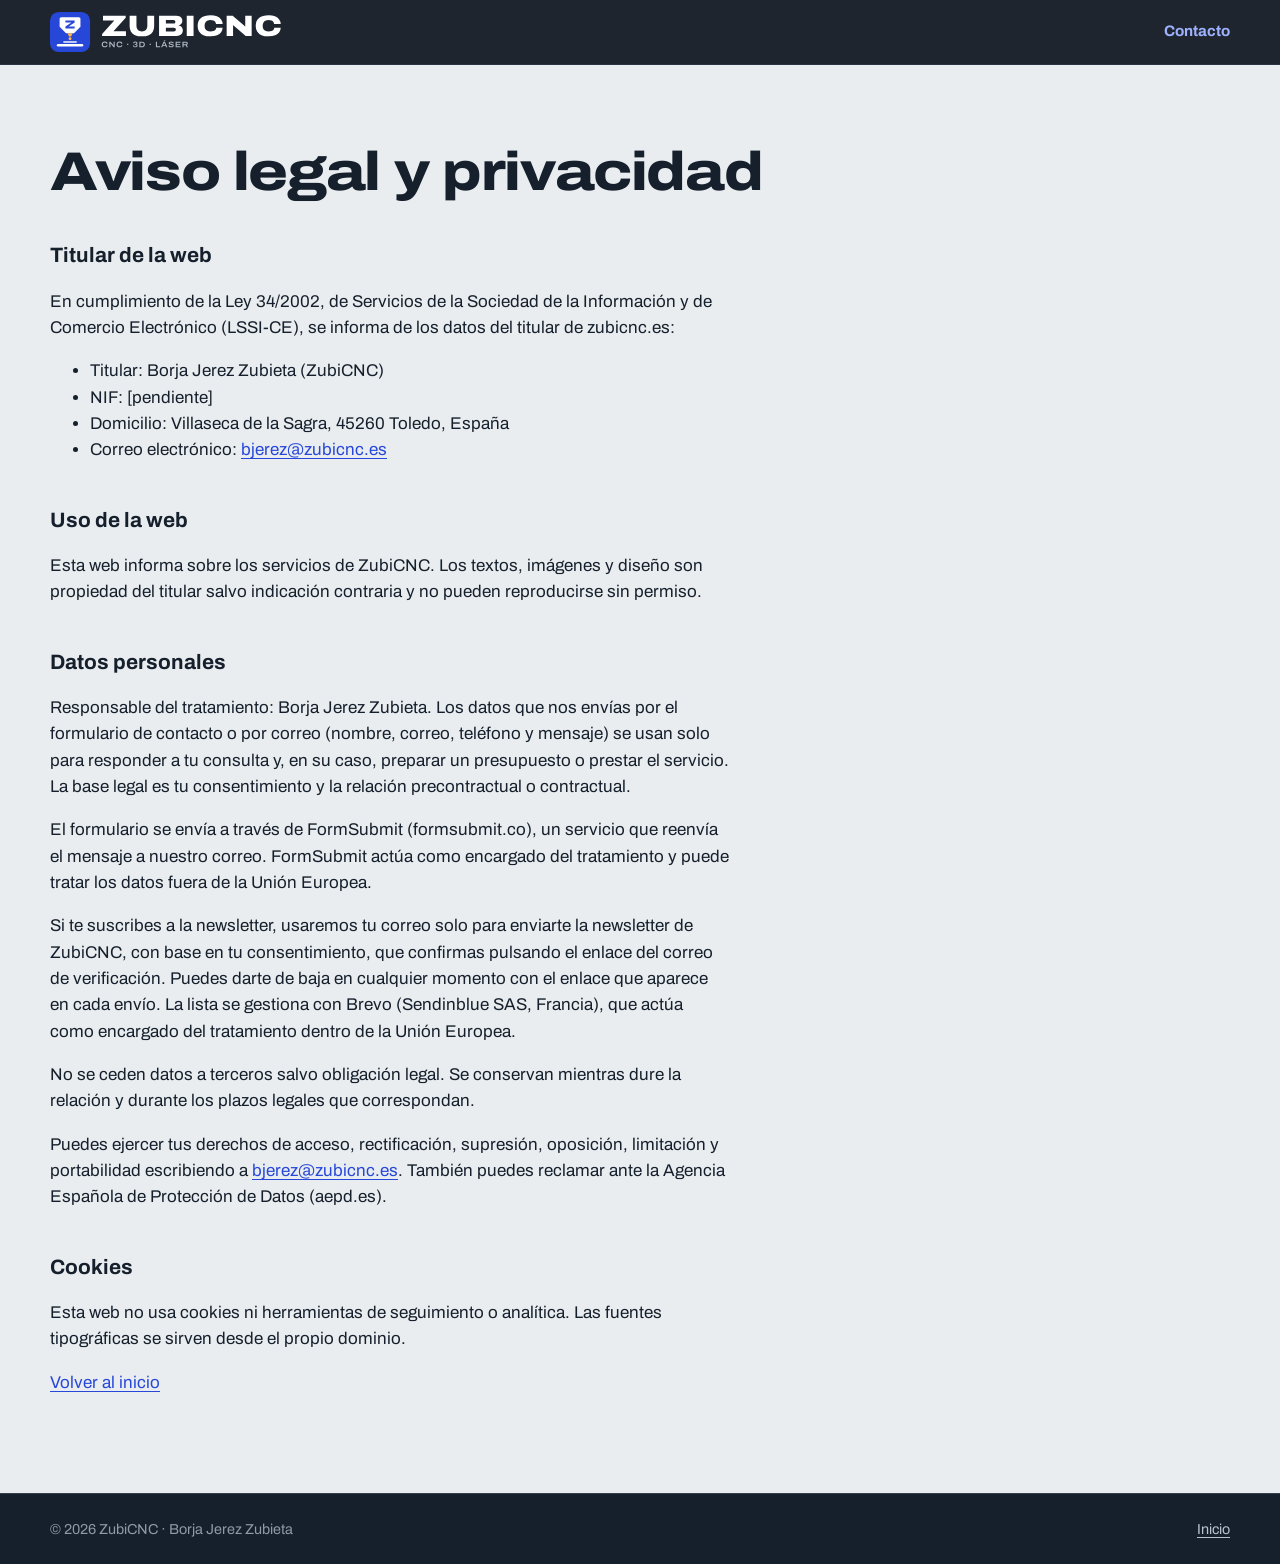
<file: aviso-legal.html>
<!DOCTYPE html>
<html lang="es">
<head>
  <meta charset="utf-8">
  <meta name="viewport" content="width=device-width, initial-scale=1">
  <title>Aviso legal y privacidad · ZubiCNC</title>
  <meta name="robots" content="noindex">
  <link rel="icon" href="img/favicon-32.png" sizes="32x32" type="image/png">
  <link rel="icon" href="img/favicon-64.png" sizes="64x64" type="image/png">
  <link rel="apple-touch-icon" href="img/apple-touch-icon.png">
  <link rel="stylesheet" href="style.css">
</head>
<body>

<header class="cabecera">
  <div class="envoltura">
    <a class="marca" href="./" aria-label="Inicio">
      <img src="img/zubicnc-logo-oscuro.svg" width="231" height="40" alt="ZubiCNC">
    </a>
    <nav class="nav" aria-label="Principal">
      <a class="nav-contacto" href="./#contacto">Contacto</a>
    </nav>
  </div>
</header>

<main class="legal">
  <div class="envoltura">
    <h1>Aviso legal y privacidad</h1>

    <h2>Titular de la web</h2>
    <p>En cumplimiento de la Ley 34/2002, de Servicios de la Sociedad de la Información y de Comercio Electrónico (LSSI-CE), se informa de los datos del titular de zubicnc.es:</p>
    <ul>
      <li>Titular: Borja Jerez Zubieta (ZubiCNC)</li>
      <li>NIF: <!-- PENDIENTE: añadir NIF -->[pendiente]</li>
      <li>Domicilio: Villaseca de la Sagra, 45260 Toledo, España</li>
      <li>Correo electrónico: <a href="mailto:bjerez@zubicnc.es">bjerez@zubicnc.es</a></li>
    </ul>

    <h2>Uso de la web</h2>
    <p>Esta web informa sobre los servicios de ZubiCNC. Los textos, imágenes y diseño son propiedad del titular salvo indicación contraria y no pueden reproducirse sin permiso.</p>

    <h2 id="datos">Datos personales</h2>
    <p>Responsable del tratamiento: Borja Jerez Zubieta. Los datos que nos envías por el formulario de contacto o por correo (nombre, correo, teléfono y mensaje) se usan solo para responder a tu consulta y, en su caso, preparar un presupuesto o prestar el servicio. La base legal es tu consentimiento y la relación precontractual o contractual.</p>
    <p>El formulario se envía a través de FormSubmit (formsubmit.co), un servicio que reenvía el mensaje a nuestro correo. FormSubmit actúa como encargado del tratamiento y puede tratar los datos fuera de la Unión Europea.</p>
    <p>Si te suscribes a la newsletter, usaremos tu correo solo para enviarte la newsletter de ZubiCNC, con base en tu consentimiento, que confirmas pulsando el enlace del correo de verificación. Puedes darte de baja en cualquier momento con el enlace que aparece en cada envío. La lista se gestiona con Brevo (Sendinblue SAS, Francia), que actúa como encargado del tratamiento dentro de la Unión Europea.</p>
    <p>No se ceden datos a terceros salvo obligación legal. Se conservan mientras dure la relación y durante los plazos legales que correspondan.</p>
    <p>Puedes ejercer tus derechos de acceso, rectificación, supresión, oposición, limitación y portabilidad escribiendo a <a href="mailto:bjerez@zubicnc.es">bjerez@zubicnc.es</a>. También puedes reclamar ante la Agencia Española de Protección de Datos (aepd.es).</p>

    <h2>Cookies</h2>
    <p>Esta web no usa cookies ni herramientas de seguimiento o analítica. Las fuentes tipográficas se sirven desde el propio dominio.</p>

    <p><a href="./">Volver al inicio</a></p>
  </div>
</main>

<footer class="pie">
  <div class="envoltura">
    <span>© 2026 ZubiCNC · Borja Jerez Zubieta</span>
    <span><a href="./">Inicio</a></span>
  </div>
</footer>

</body>
</html>
</file>
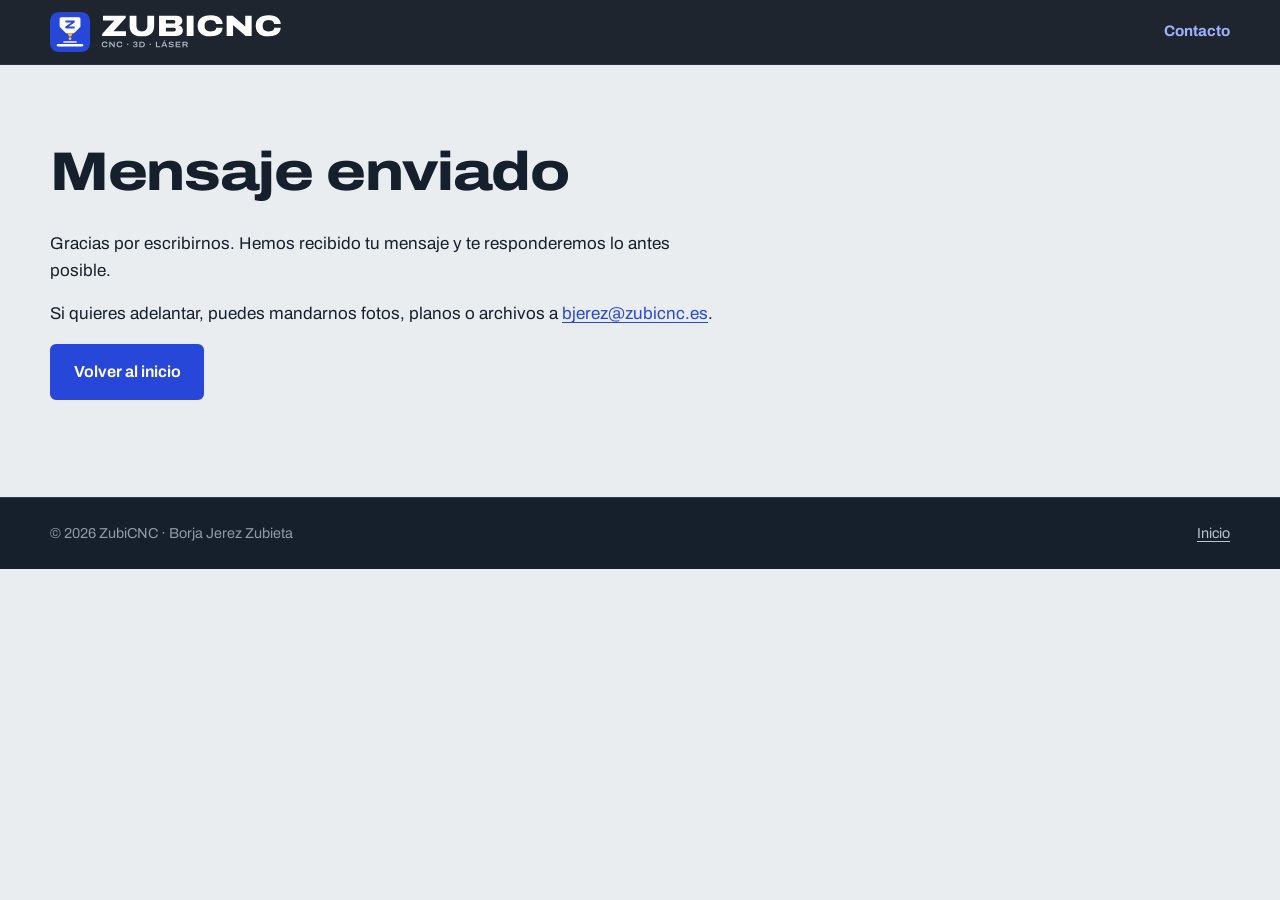
<file: gracias.html>
<!DOCTYPE html>
<html lang="es">
<head>
  <meta charset="utf-8">
  <meta name="viewport" content="width=device-width, initial-scale=1">
  <title>Mensaje enviado · ZubiCNC</title>
  <meta name="robots" content="noindex">
  <link rel="icon" href="img/favicon-32.png" sizes="32x32" type="image/png">
  <link rel="icon" href="img/favicon-64.png" sizes="64x64" type="image/png">
  <link rel="apple-touch-icon" href="img/apple-touch-icon.png">
  <link rel="stylesheet" href="style.css">
</head>
<body>

<header class="cabecera">
  <div class="envoltura">
    <a class="marca" href="./" aria-label="Inicio">
      <img src="img/zubicnc-logo-oscuro.svg" width="231" height="40" alt="ZubiCNC">
    </a>
    <nav class="nav" aria-label="Principal">
      <a class="nav-contacto" href="./#contacto">Contacto</a>
    </nav>
  </div>
</header>

<main class="legal">
  <div class="envoltura">
    <h1>Mensaje enviado</h1>
    <p>Gracias por escribirnos. Hemos recibido tu mensaje y te responderemos lo antes posible.</p>
    <p>Si quieres adelantar, puedes mandarnos fotos, planos o archivos a <a href="mailto:bjerez@zubicnc.es">bjerez@zubicnc.es</a>.</p>
    <p><a class="boton boton-lleno" href="./">Volver al inicio</a></p>
  </div>
</main>

<footer class="pie">
  <div class="envoltura">
    <span>© 2026 ZubiCNC · Borja Jerez Zubieta</span>
    <span><a href="./">Inicio</a></span>
  </div>
</footer>

</body>
</html>
</file>
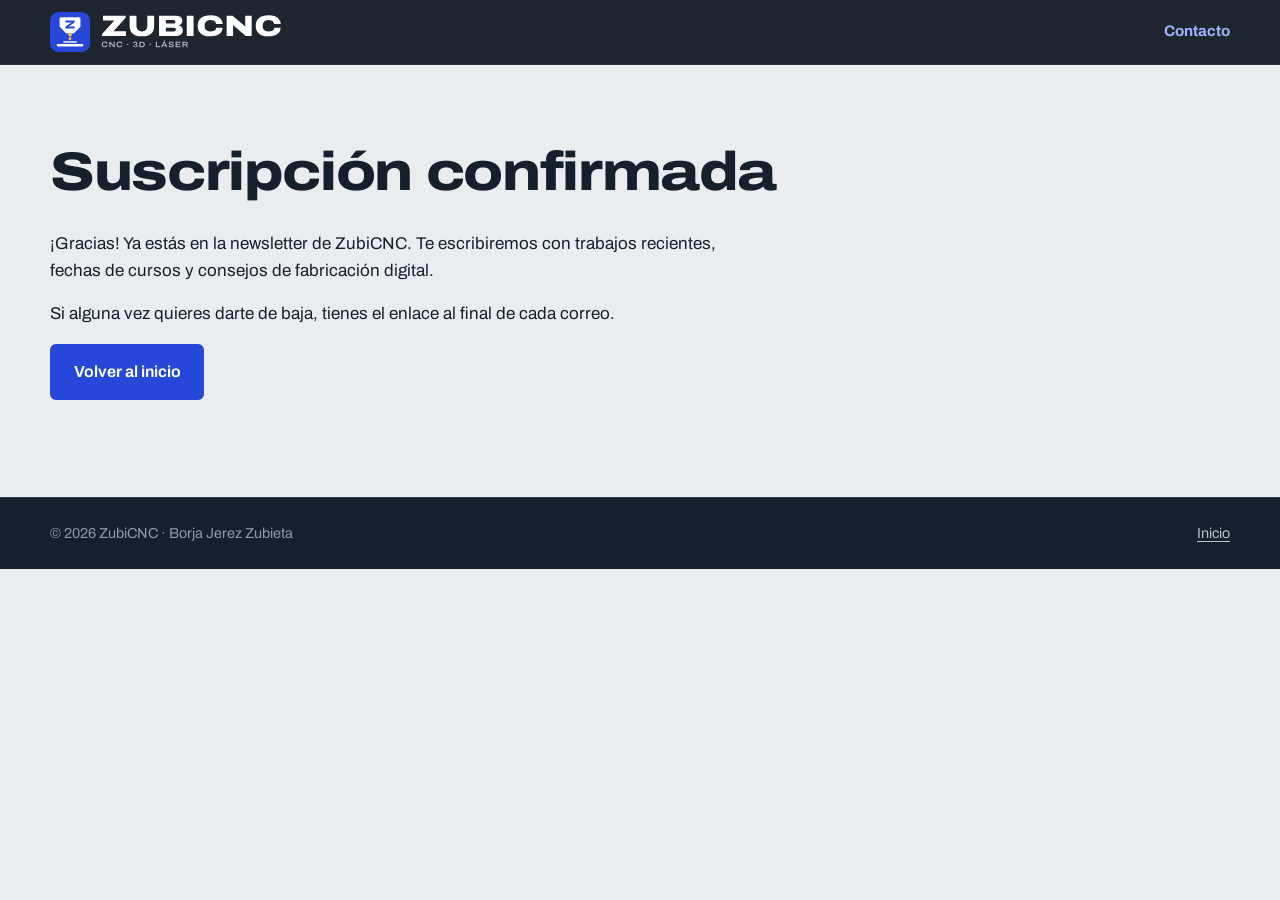
<file: suscripcion-confirmada.html>
<!DOCTYPE html>
<html lang="es">
<head>
  <meta charset="utf-8">
  <meta name="viewport" content="width=device-width, initial-scale=1">
  <title>Suscripción confirmada · ZubiCNC</title>
  <meta name="robots" content="noindex">
  <link rel="icon" href="img/favicon-32.png" sizes="32x32" type="image/png">
  <link rel="icon" href="img/favicon-64.png" sizes="64x64" type="image/png">
  <link rel="apple-touch-icon" href="img/apple-touch-icon.png">
  <link rel="stylesheet" href="style.css">
</head>
<body>

<header class="cabecera">
  <div class="envoltura">
    <a class="marca" href="./" aria-label="Inicio">
      <img src="img/zubicnc-logo-oscuro.svg" width="231" height="40" alt="ZubiCNC">
    </a>
    <nav class="nav" aria-label="Principal">
      <a class="nav-contacto" href="./#contacto">Contacto</a>
    </nav>
  </div>
</header>

<main class="legal">
  <div class="envoltura">
    <h1>Suscripción confirmada</h1>
    <p>¡Gracias! Ya estás en la newsletter de ZubiCNC. Te escribiremos con trabajos recientes, fechas de cursos y consejos de fabricación digital.</p>
    <p>Si alguna vez quieres darte de baja, tienes el enlace al final de cada correo.</p>
    <p><a class="boton boton-lleno" href="./">Volver al inicio</a></p>
  </div>
</main>

<footer class="pie">
  <div class="envoltura">
    <span>© 2026 ZubiCNC · Borja Jerez Zubieta</span>
    <span><a href="./">Inicio</a></span>
  </div>
</footer>

</body>
</html>
</file>
<file: style.css>
@font-face {
  font-family: "Archivo";
  src: url("fonts/archivo.woff2") format("woff2");
  font-weight: 100 900;
  font-stretch: 62% 125%;
  font-display: swap;
}

:root {
  --aluminio: #E9EDF0;
  --placa: #DCE2E7;
  --tinta: #16202C;
  --gris: #4E5B68;
  --linea: #C3CCD4;
  --cobalto: #2747D8;
  --cobalto-osc: #1B33A6;
  --bronce: #A87A34;
  --medida: 68ch;
}

*, *::before, *::after { box-sizing: border-box; }

html { scroll-behavior: smooth; }

body {
  margin: 0;
  background: var(--aluminio);
  color: var(--tinta);
  font-family: "Archivo", system-ui, sans-serif;
  font-size: 1.0625rem;
  line-height: 1.55;
  font-stretch: 100%;
  -webkit-font-smoothing: antialiased;
}

img, svg { display: block; max-width: 100%; }

a { color: var(--cobalto); text-underline-offset: 0.18em; }
a:hover { color: var(--cobalto-osc); }

:focus-visible {
  outline: 3px solid var(--cobalto);
  outline-offset: 3px;
  border-radius: 2px;
}

.envoltura {
  width: min(1180px, 100% - 2.5rem);
  margin-inline: auto;
}

/* ---------- Cabecera ---------- */
.cabecera {
  position: sticky;
  top: 0;
  z-index: 10;
  background: rgba(17, 25, 34, 0.94);
  backdrop-filter: blur(8px);
  border-bottom: 1px solid #2A3644;
}
.cabecera .envoltura {
  display: flex;
  align-items: center;
  justify-content: space-between;
  gap: 1.5rem;
  min-height: 4rem;
}
.marca {
  display: flex;
  align-items: center;
  gap: 0.6rem;
  color: #fff;
  text-decoration: none;
  font-weight: 800;
  font-stretch: 118%;
  font-size: 1.2rem;
  letter-spacing: -0.01em;
}
.marca img { width: auto; height: 40px; }
.nav { display: flex; gap: 1.6rem; flex-wrap: wrap; }
.nav a {
  color: #C9D2DC;
  text-decoration: none;
  font-size: 0.95rem;
  font-weight: 500;
}
.nav a:hover { color: #fff; }
.nav .nav-contacto {
  color: #9FB2FF;
  font-weight: 700;
}

/* ---------- Portada ---------- */
.portada {
  position: relative;
  overflow: hidden;
  color: #fff;
  background:
    linear-gradient(rgba(255,255,255,.035) 1px, transparent 1px) 0 0 / 40px 40px,
    linear-gradient(90deg, rgba(255,255,255,.035) 1px, transparent 1px) 0 0 / 40px 40px,
    #131C27;
  padding: clamp(3.5rem, 8vw, 6.5rem) 0 clamp(3.5rem, 8vw, 6rem);
}
.portada-rejilla {
  display: grid;
  grid-template-columns: minmax(0, 1.5fr) minmax(0, 1fr);
  gap: 2.5rem 3rem;
  align-items: center;
}
.titular {
  margin: 0;
  font-weight: 800;
  font-stretch: 112%;
  font-size: clamp(2.8rem, 6vw, 5.6rem);
  line-height: 1;
  letter-spacing: -0.03em;
  color: #fff;
}
.titular .capa { display: block; }
.titular .capa:nth-child(2) { color: #AEB9C5; }
}

.entradilla {
  margin: clamp(1.75rem, 3.5vw, 2.5rem) 0 0;
  max-width: 36rem;
  font-size: clamp(1.15rem, 1.8vw, 1.3rem);
  line-height: 1.5;
  color: #AEB9C5;
}
.entradilla strong { color: #fff; font-weight: 600; }

.acciones { display: flex; gap: 0.75rem; flex-wrap: wrap; margin-top: 2rem; }

.portada-logo { justify-self: center; }
.portada-logo img {
  width: min(100%, 320px);
  height: auto;
  border-radius: 22%;
  box-shadow: 0 30px 60px rgba(0,0,0,.45), 0 0 0 1px rgba(255,255,255,.06);
  animation: aparecer 0.9s 1.4s ease-out both;
}
@keyframes aparecer {
  from { opacity: 0; transform: translateY(14px) scale(.97); }
  to   { opacity: 1; transform: none; }
}

.boton {
  display: inline-block;
  padding: 0.85rem 1.35rem;
  border-radius: 6px;
  font-weight: 650;
  font-size: 1rem;
  text-decoration: none;
  border: 2px solid var(--cobalto);
  transition: background-color .15s, color .15s, border-color .15s;
}
.boton-lleno { background: var(--cobalto); color: #fff; }
.boton-lleno:hover { background: var(--cobalto-osc); border-color: var(--cobalto-osc); color: #fff; }
.boton-borde { color: var(--cobalto); }
.boton-borde:hover { background: var(--cobalto); color: #fff; }
.boton-claro { color: #fff; border-color: rgba(255,255,255,.55); }
.boton-claro:hover { background: #fff; border-color: #fff; color: var(--tinta); }
.portada .boton-lleno { background: #3A5BF0; border-color: #3A5BF0; }
.portada .boton-lleno:hover { background: #5574FF; border-color: #5574FF; }

/* Franja de materiales */
.materiales {
  background: #0F161F;
  color: #8E9AA7;
  padding: 1rem 0;
  border-top: 1px solid #243041;
  border-bottom: 1px solid #243041;
}
.materiales ul {
  list-style: none;
  margin: 0;
  padding: 0;
  display: flex;
  flex-wrap: wrap;
  gap: 0.35rem 0;
  font-weight: 500;
  font-stretch: 100%;
  font-size: 0.95rem;
}
.materiales li { display: inline-flex; align-items: center; }
.materiales li:not(:last-child)::after {
  content: "";
  display: inline-block;
  width: 1px; height: 0.9rem;
  margin: 0 0.8rem;
  background: #3A4757;
}

/* ---------- Secciones ---------- */
.seccion { padding: clamp(4rem, 8vw, 6.5rem) 0; }
.seccion + .seccion { border-top: 1px solid var(--linea); }
.seccion-alterna { background: var(--placa); }

.cabeza-seccion {
  display: grid;
  grid-template-columns: minmax(0, 1fr) minmax(0, 1.25fr);
  gap: 2rem 4rem;
  align-items: end;
  margin-bottom: clamp(2.5rem, 5vw, 3.5rem);
}
.cabeza-seccion h2,
.titulo-seccion {
  margin: 0;
  font-weight: 800;
  font-stretch: 118%;
  font-size: clamp(2rem, 4.6vw, 3.4rem);
  line-height: 1;
  letter-spacing: -0.025em;
}
.cabeza-seccion p { margin: 0; color: var(--gris); max-width: 52ch; }

/* Servicios: filas con índice de material */
.servicios { list-style: none; margin: 0; padding: 0; border-top: 2px solid var(--tinta); }
.servicio {
  display: grid;
  grid-template-columns: minmax(0, 0.95fr) minmax(0, 1.3fr) minmax(0, 0.9fr);
  gap: 1rem 3rem;
  padding: 1.9rem 0;
  border-bottom: 1px solid var(--linea);
}
.servicio-titulo { display: flex; gap: 1rem; align-items: flex-start; }
.icono {
  flex: none;
  display: grid;
  place-items: center;
  width: 3.25rem;
  height: 3.25rem;
  border-radius: 4px;
  background: var(--tinta);
  color: #C9D2DC;
  margin-top: -0.35rem;
}
.icono svg { width: 30px; height: 30px; }
.servicio-destacado .icono { background: var(--cobalto); color: #fff; }
.servicio h3 {
  margin: 0;
  font-size: 1.45rem;
  font-weight: 750;
  font-stretch: 110%;
  line-height: 1.15;
  letter-spacing: -0.01em;
}
.servicio p { margin: 0; max-width: 54ch; }
.servicio .para {
  margin: 0;
  color: var(--gris);
  font-size: 0.95rem;
}
.servicio .para b { color: var(--tinta); font-weight: 600; display: block; margin-bottom: 0.15rem; }
.servicio-destacado h3 { color: var(--cobalto); }

/* Cursos */
.cursos {
  display: grid;
  grid-template-columns: repeat(2, minmax(0, 1fr));
  gap: clamp(1.5rem, 3vw, 2.5rem);
}
.curso {
  background: var(--aluminio);
  border-radius: 6px;
  padding: clamp(1.75rem, 3.5vw, 2.75rem);
  border-top: 3px solid var(--cobalto);
}
.curso:nth-child(2) { border-top-color: var(--tinta); }
.curso h3 {
  margin: 0 0 0.35rem;
  font-size: clamp(1.5rem, 2.6vw, 2rem);
  font-weight: 800;
  font-stretch: 115%;
  letter-spacing: -0.02em;
  line-height: 1.05;
}
.curso .publico { margin: 0 0 1.5rem; color: var(--gris); }
.curso ul { margin: 0 0 1.75rem; padding-left: 1.15rem; }
.curso li { margin-bottom: 0.5rem; }
.curso li::marker { color: var(--cobalto); }
.curso:nth-child(2) li::marker { color: var(--tinta); }
.nota-cursos {
  margin: 2rem 0 0;
  color: var(--gris);
  max-width: var(--medida);
}

/* Proceso */
.pasos {
  list-style: none;
  margin: 0;
  padding: 0;
  display: grid;
  grid-template-columns: repeat(3, minmax(0, 1fr));
  gap: 2.5rem;
  counter-reset: paso;
}
.paso { counter-increment: paso; border-top: 2px solid var(--tinta); padding-top: 1.25rem; }
.paso::before {
  content: counter(paso);
  display: block;
  font-weight: 800;
  font-stretch: 125%;
  font-size: 2.6rem;
  line-height: 1;
  color: var(--cobalto);
  margin-bottom: 0.9rem;
}
.paso h3 { margin: 0 0 0.4rem; font-size: 1.2rem; font-weight: 700; }
.paso p { margin: 0; color: var(--gris); }

/* Taller */
.taller {
  display: grid;
  grid-template-columns: minmax(0, 1fr) minmax(0, 1.25fr);
  gap: 2.5rem 4rem;
  align-items: start;
}
.taller-texto p { margin: 1.1rem 0 0; color: var(--gris); max-width: 58ch; }
.maquinas { width: 100%; border-collapse: collapse; font-size: 0.98rem; }
.maquinas caption { text-align: left; font-weight: 700; padding-bottom: 0.75rem; }
.maquinas th, .maquinas td {
  text-align: left;
  padding: 0.8rem 0.5rem 0.8rem 0;
  border-bottom: 1px solid var(--linea);
  vertical-align: top;
}
.maquinas thead th {
  font-weight: 600;
  color: var(--gris);
  font-size: 0.88rem;
  border-bottom: 2px solid var(--tinta);
}
.maquinas tbody th { font-weight: 650; }
.maquinas td { color: var(--gris); }

/* Sobre mí */
.sobre {
  display: grid;
  grid-template-columns: minmax(0, 1fr) minmax(0, 1.25fr);
  gap: 2.5rem 4rem;
}
.sobre-texto p { margin: 0 0 1.1rem; max-width: 60ch; }
.sobre-texto p:first-child { font-size: 1.25rem; line-height: 1.45; }

/* Contacto */
.contacto { background: var(--tinta); color: var(--aluminio); }
.contacto .titulo-seccion { color: #fff; max-width: 14ch; }
.contacto-rejilla {
  display: grid;
  grid-template-columns: minmax(0, 1.2fr) minmax(0, 1fr);
  gap: 2.5rem 4rem;
  align-items: end;
}
.contacto p { color: #B9C3CE; max-width: 48ch; }
.correo-grande {
  display: inline-block;
  margin-top: 0.5rem;
  color: #fff;
  font-weight: 750;
  font-stretch: 112%;
  font-size: clamp(1.4rem, 3.2vw, 2.3rem);
  letter-spacing: -0.015em;
  text-decoration-color: var(--cobalto);
  text-decoration-thickness: 3px;
  word-break: break-word;
}
.correo-grande:hover { color: #C9D4FF; }
.datos { margin: 0; display: grid; gap: 1rem; }
.datos div { border-top: 1px solid #34404E; padding-top: 0.8rem; }
.datos dt { font-size: 0.88rem; color: #8E9AA7; }
.datos dd { margin: 0.15rem 0 0; color: #fff; }
.datos a { color: #fff; }

/* Pie */
.pie { background: var(--tinta); color: #8E9AA7; border-top: 1px solid #34404E; font-size: 0.9rem; }
.pie .envoltura {
  display: flex;
  justify-content: space-between;
  gap: 1rem;
  flex-wrap: wrap;
  padding: 1.5rem 0;
}
.pie a { color: #B9C3CE; }

/* Páginas legales */
.legal { padding: clamp(3rem, 7vw, 5rem) 0; }
.legal h1 {
  margin: 0 0 2rem;
  font-weight: 800;
  font-stretch: 118%;
  font-size: clamp(2.2rem, 5vw, 3.4rem);
  letter-spacing: -0.025em;
  line-height: 1;
}
.legal h2 { margin: 2.5rem 0 0.6rem; font-size: 1.3rem; font-weight: 700; }
.legal p, .legal li { max-width: var(--medida); }

/* ---------- Responsive ---------- */
@media (max-width: 900px) {
  .portada-rejilla,
  .cabeza-seccion,
  .taller,
  .sobre,
  .contacto-rejilla { grid-template-columns: 1fr; }
  .servicio { grid-template-columns: 1fr; gap: 0.6rem; }
  .cursos { grid-template-columns: 1fr; }
  .pasos { grid-template-columns: 1fr; gap: 2rem; }
}
@media (max-width: 640px) {
  .nav a:not(.nav-contacto) { display: none; }
  body { font-size: 1rem; }
}

@media (prefers-reduced-motion: reduce) {
  html { scroll-behavior: auto; }
  .titular .capa, .portada-logo img { animation: none; }
}

.sr-only {
  position: absolute; width: 1px; height: 1px; padding: 0; margin: -1px;
  overflow: hidden; clip: rect(0 0 0 0); white-space: nowrap; border: 0;
}

.taller-texto .taller-destacado {
  margin-top: 0;
  color: var(--tinta);
  font-size: 1.25rem;
  line-height: 1.45;
}

@media (max-width: 900px) {
  .portada-logo { order: -1; justify-self: start; }
  .portada-logo img { width: 150px; }
}
@media (max-width: 640px) {
  .portada-logo { display: none; }
}

.pieza { width: min(100%, 380px); height: auto; margin-top: 2rem; }
.taller { align-items: center; }

/* Formulario de contacto */
.contacto-rejilla { align-items: start; }
.contacto-info .datos { margin-top: 2rem; }
.formulario {
  background: #1E2A38;
  border: 1px solid #34404E;
  border-radius: 6px;
  padding: clamp(1.5rem, 3vw, 2.25rem);
  display: grid;
  gap: 1.1rem;
}
.campo { display: grid; gap: 0.4rem; }
.campo-doble { display: grid; grid-template-columns: 1fr 1fr; gap: 1.1rem; }
.campo label { font-size: 0.92rem; font-weight: 600; color: #fff; }
.campo label span { font-weight: 400; color: #8E9AA7; }
.campo input, .campo select, .campo textarea {
  font: inherit;
  font-size: 1rem;
  color: var(--tinta);
  background: #F4F7FA;
  border: 2px solid transparent;
  border-radius: 4px;
  padding: 0.7rem 0.85rem;
  width: 100%;
}
.campo textarea { resize: vertical; min-height: 8rem; }
.campo input:focus, .campo select:focus, .campo textarea:focus {
  outline: none;
  border-color: #6F8BFF;
  background: #fff;
}
.acepto { display: flex; gap: 0.6rem; align-items: flex-start; font-size: 0.92rem; color: #B9C3CE; }
.acepto input { width: 1.1rem; height: 1.1rem; margin-top: 0.15rem; accent-color: var(--cobalto); flex: none; }
.acepto a { color: #C9D4FF; }
.formulario .boton { justify-self: start; cursor: pointer; font-family: inherit; }
.contacto .boton-lleno { background: #3A5BF0; border-color: #3A5BF0; }
.contacto .boton-lleno:hover { background: #5574FF; border-color: #5574FF; }
.trampa { position: absolute; left: -9999px; width: 1px; height: 1px; opacity: 0; }
@media (max-width: 640px) { .campo-doble { grid-template-columns: 1fr; } }

/* Ventajas en portada */
.ventajas {
  list-style: none; margin: 2.25rem 0 0; padding: 0;
  display: flex; flex-wrap: wrap; gap: 0.6rem 1.5rem;
  color: #C9D2DC; font-size: 0.95rem;
}
.ventajas li { display: flex; align-items: center; gap: 0.5rem; }
.ventajas li::before {
  content: ""; width: 1.1rem; height: 1.1rem; flex: none;
  background: no-repeat center/contain url("data:image/svg+xml,%3Csvg xmlns='http://www.w3.org/2000/svg' viewBox='0 0 20 20'%3E%3Cpath d='M4 10.5l4 4 8-9' fill='none' stroke='%237F98FF' stroke-width='2' stroke-linecap='round' stroke-linejoin='round'/%3E%3C/svg%3E");
}

/* Ejemplos de trabajos */
.ejemplos {
  list-style: none; margin: 0; padding: 0;
  display: grid; grid-template-columns: repeat(3, minmax(0, 1fr));
  gap: clamp(1.25rem, 2.5vw, 2rem);
}
.ejemplo {
  background: #fff;
  border-radius: 6px;
  overflow: hidden;
  border: 1px solid var(--linea);
}
.ejemplo svg { width: 100%; height: auto; aspect-ratio: 320 / 220; display: block; border-bottom: 1px solid var(--linea); }
.ejemplo h3 {
  margin: 1.1rem 1.25rem 0.35rem;
  font-size: 1.2rem; font-weight: 750; font-stretch: 110%; letter-spacing: -0.01em;
}
.ejemplo p { margin: 0 1.25rem 1.35rem; color: var(--gris); font-size: 0.98rem; }

/* Sectores */
.sectores { background: #131C27; color: #fff; }
.sectores .titulo-seccion { color: #fff; margin-bottom: 2.25rem; }
.lista-sectores {
  list-style: none; margin: 0; padding: 0;
  display: grid; grid-template-columns: repeat(3, minmax(0, 1fr));
  gap: 0 2.5rem;
}
.lista-sectores li { border-top: 1px solid #2A3644; padding: 1.1rem 0 1.4rem; }
.lista-sectores b { display: block; font-size: 1.2rem; font-weight: 750; font-stretch: 110%; margin-bottom: 0.3rem; }
.lista-sectores span { color: #9AA6B2; }
.seccion.sectores + .seccion { border-top: 0; }

/* FAQ */
.faq { display: grid; grid-template-columns: minmax(0, 1fr) minmax(0, 1.6fr); gap: 2rem 4rem; align-items: start; }
.faq-lista { border-top: 2px solid var(--tinta); }
.faq details { border-bottom: 1px solid var(--linea); }
.faq summary {
  cursor: pointer; list-style: none;
  display: flex; justify-content: space-between; gap: 1rem; align-items: center;
  padding: 1.15rem 0; font-weight: 650; font-size: 1.08rem;
}
.faq summary::-webkit-details-marker { display: none; }
.faq summary::after {
  content: "+"; flex: none; width: 1.6rem; height: 1.6rem;
  display: grid; place-items: center; color: var(--tinta); font-weight: 400; font-size: 1.5rem;
  transition: transform .2s;
}
.faq details[open] summary::after { transform: rotate(45deg); color: var(--cobalto); }
.faq details p { margin: 0 0 1.25rem; color: var(--gris); max-width: 62ch; }

/* Botón flotante móvil */
.flotante { display: none; }
@media (max-width: 900px) {
  .ejemplos { grid-template-columns: repeat(2, minmax(0, 1fr)); }
  .lista-sectores { grid-template-columns: repeat(2, minmax(0, 1fr)); }
  .faq { grid-template-columns: 1fr; }
}
@media (max-width: 640px) {
  .ejemplos, .lista-sectores { grid-template-columns: 1fr; }
  .flotante {
    display: block; position: fixed; z-index: 20;
    left: 1rem; right: 1rem; bottom: max(1rem, env(safe-area-inset-bottom));
    text-align: center; padding: 0.95rem 1rem; border-radius: 6px;
    background: #3A5BF0; color: #fff; font-weight: 700; text-decoration: none;
    box-shadow: 0 10px 30px rgba(17,25,34,.35);
  }
  .pie { padding-bottom: 4.5rem; }
}
@media (prefers-reduced-motion: reduce) { .faq summary::after { transition: none; } }

section[id], main[id] { scroll-margin-top: 4.5rem; }

.portada-plano { justify-self: end; width: min(100%, 460px); }
.portada-plano svg { width: 100%; height: auto; display: block; }
@media (max-width: 900px) { .portada-plano { justify-self: start; width: min(100%, 380px); } }
@media (max-width: 640px) { .portada-plano { display: none; } }
.taller { align-items: start; }

/* Newsletter */
.boletin { background: #0F161F; color: #fff; border-top: 1px solid #243041; padding: clamp(2.5rem, 5vw, 3.5rem) 0; }
.boletin-rejilla { display: grid; grid-template-columns: minmax(0, 1fr) minmax(0, 1.1fr); gap: 1.5rem 4rem; align-items: center; }
.boletin h2 { margin: 0 0 0.5rem; font-weight: 800; font-stretch: 112%; font-size: clamp(1.5rem, 2.6vw, 2rem); letter-spacing: -0.02em; }
.boletin p { margin: 0; color: #9AA6B2; max-width: 46ch; }
.boletin-form { display: grid; gap: 0.8rem; }
.boletin-fila { display: flex; gap: 0.6rem; }
.boletin-fila input {
  flex: 1; min-width: 0; font: inherit; font-size: 1rem; color: var(--tinta);
  background: #F4F7FA; border: 2px solid transparent; border-radius: 4px; padding: 0.75rem 0.9rem;
}
.boletin-fila input:focus { outline: none; border-color: #6F8BFF; background: #fff; }
.boletin .boton-lleno { background: #3A5BF0; border-color: #3A5BF0; cursor: pointer; font-family: inherit; white-space: nowrap; }
.boletin .boton-lleno:hover { background: #5574FF; border-color: #5574FF; }
.boletin .boton-lleno:disabled { opacity: .6; cursor: wait; }
.boletin .acepto { color: #9AA6B2; font-size: 0.88rem; }
.boletin-estado { min-height: 1.2em; font-size: 0.95rem; margin: 0; }
.boletin-estado.ok { color: #9BE3B4; }
.boletin-estado.ko { color: #FFB4A8; }
@media (max-width: 900px) { .boletin-rejilla { grid-template-columns: 1fr; } }
@media (max-width: 480px) { .boletin-fila { flex-direction: column; } }
</file>
